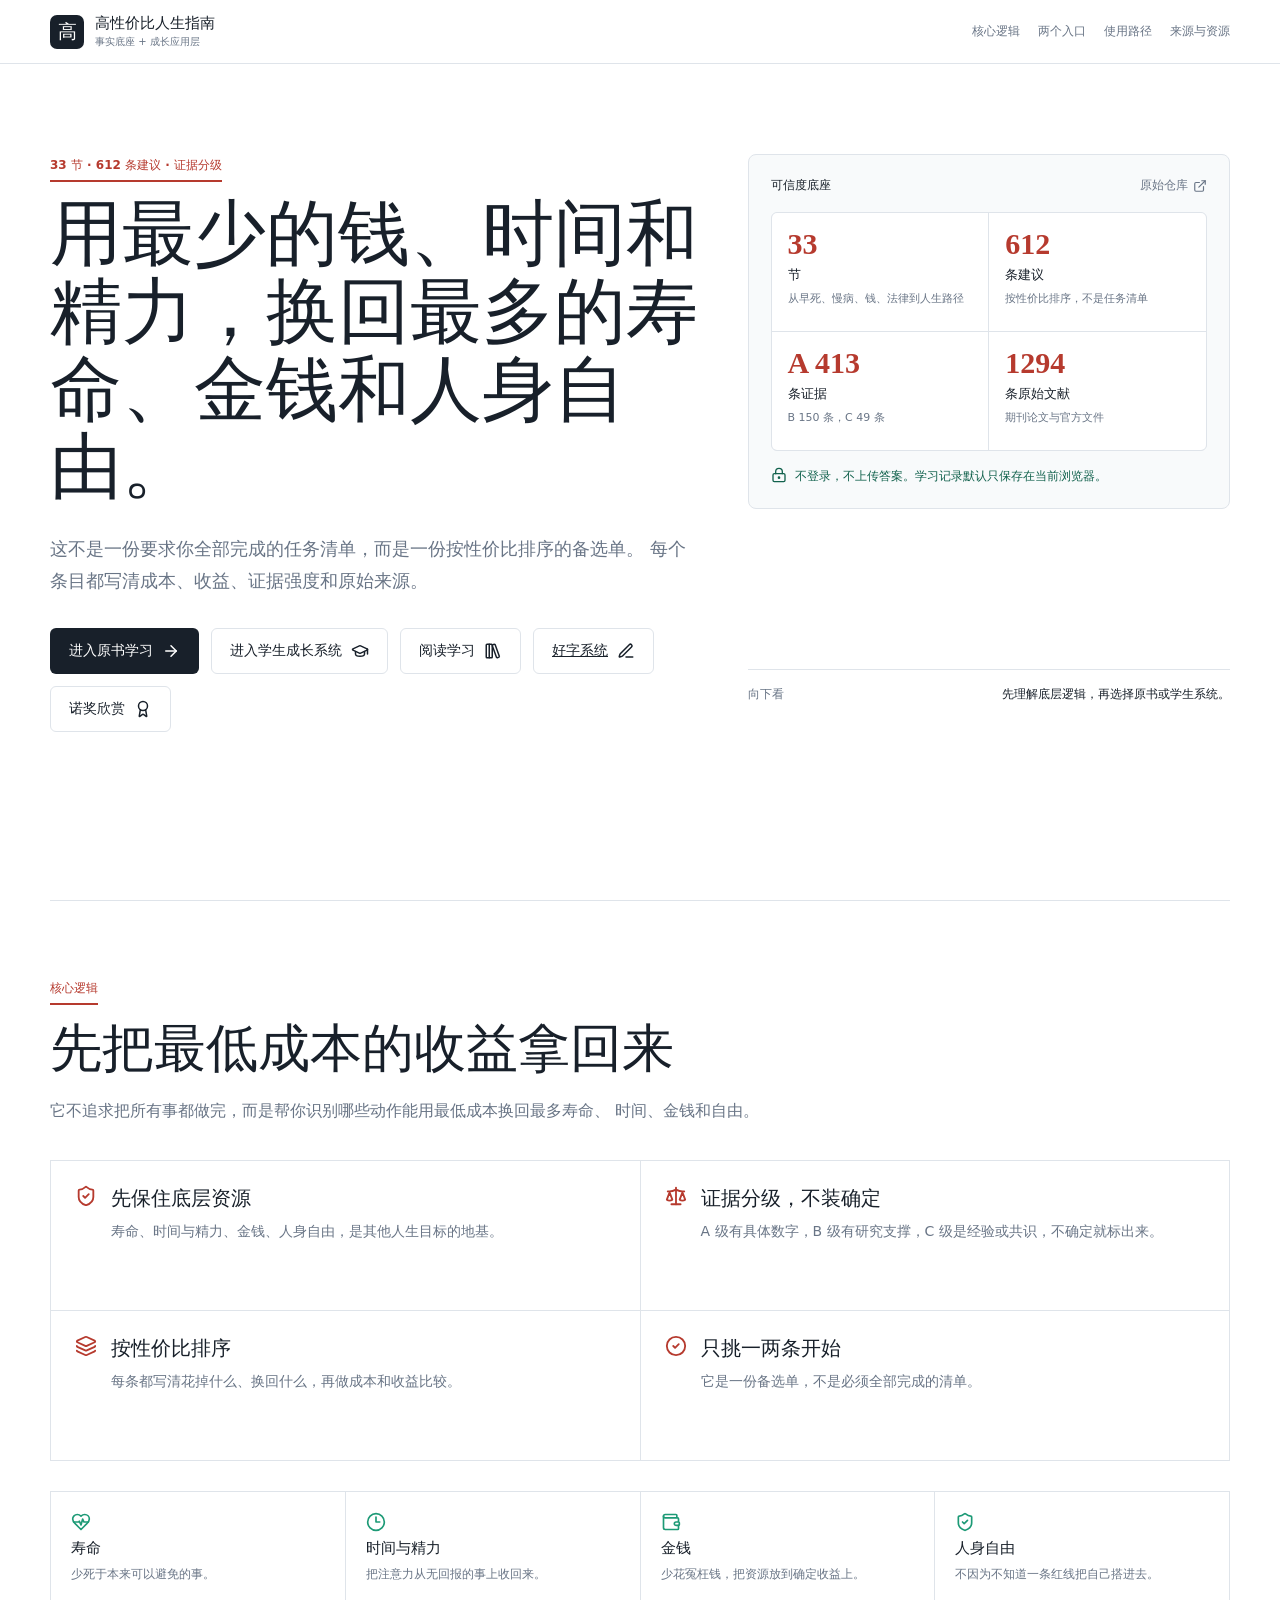
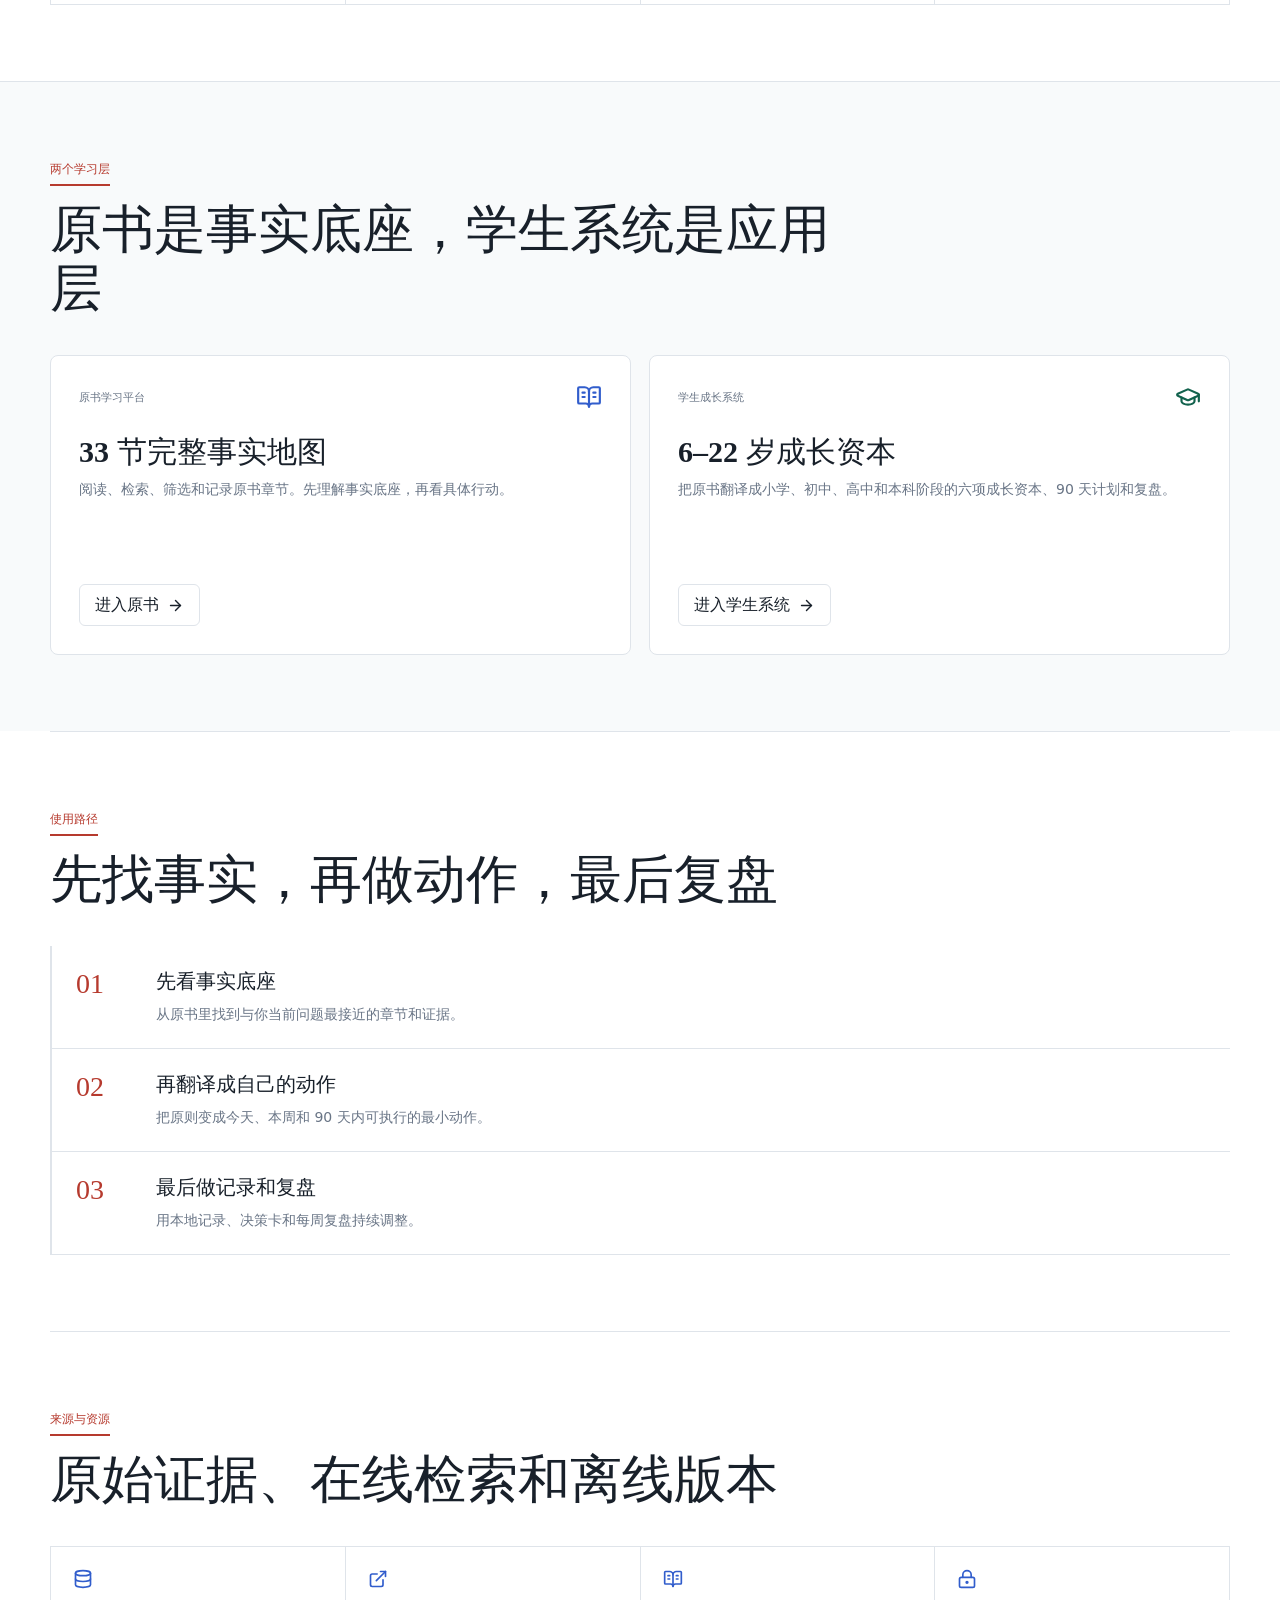
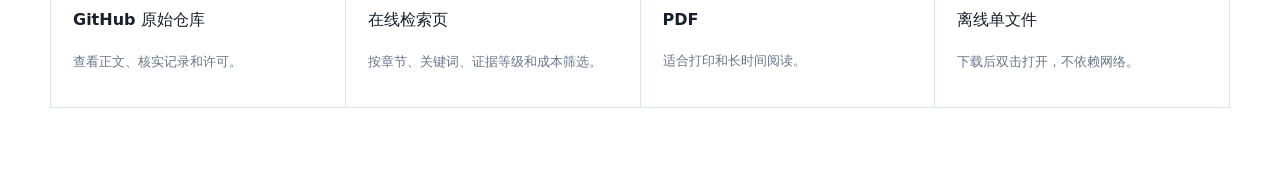
<file: index.html>
<!doctype html>
<html lang="zh-CN">
  <head>
    <meta charset="UTF-8" />
    <meta name="viewport" content="width=device-width, initial-scale=1.0" />
    <meta
      name="description"
      content="从小学到本科的高性价比成长记录平台"
    />
    <link rel="icon" type="image/svg+xml" href="/favicon.svg" />
    <title>高性价比人生指南 · 学习台</title>
    <script type="module" crossorigin src="/assets/index-r7K6t2iu.js"></script>
    <link rel="stylesheet" crossorigin href="/assets/index-61FfJAJe.css">
  </head>
  <body>
    <div id="root"></div>
  </body>
</html>
</file>
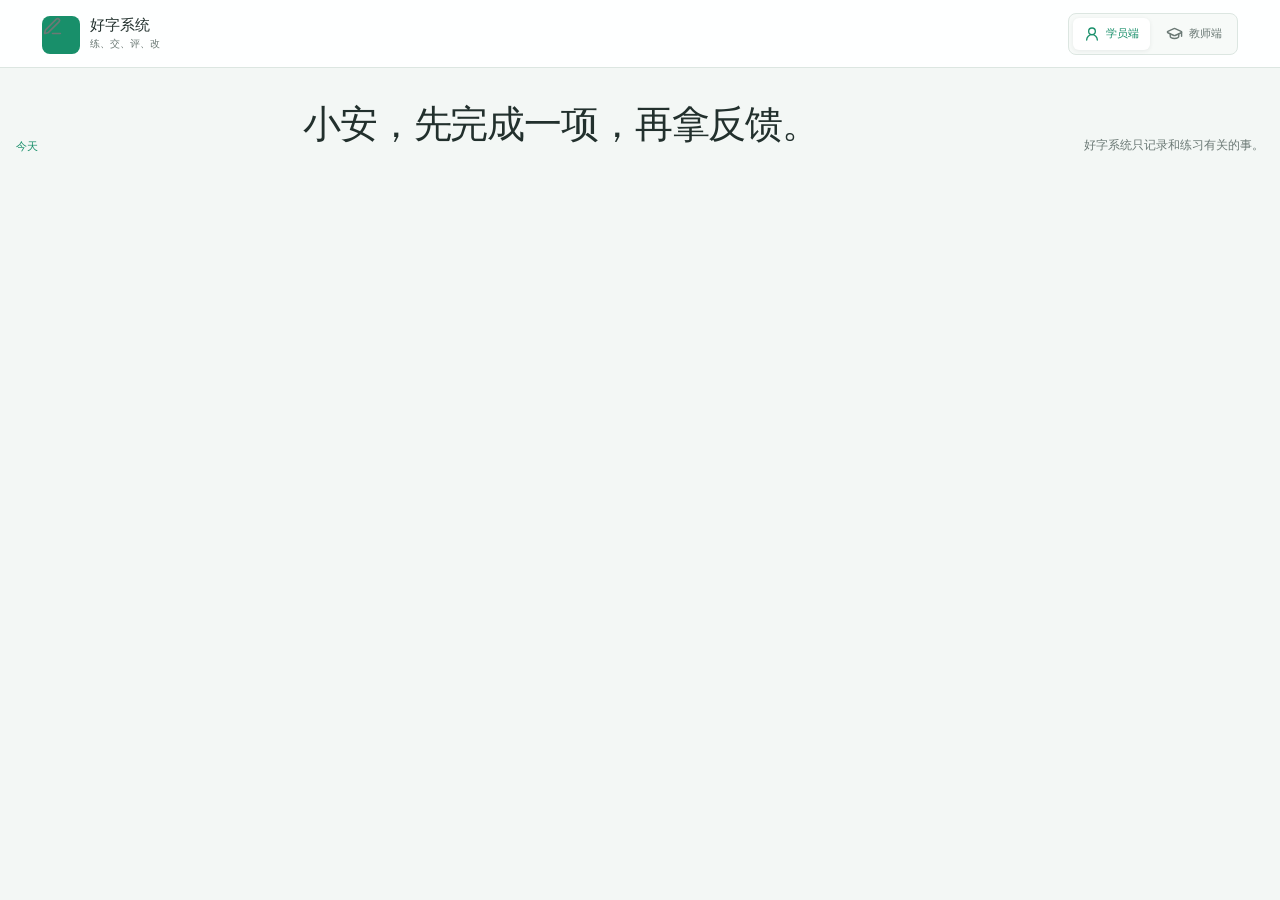
<file: haoz/index.html>
<!doctype html>
<html lang="zh-CN">
  <head>
    <meta charset="UTF-8" />
    <meta name="viewport" content="width=device-width, initial-scale=1.0" />
    <meta name="description" content="好字系统书写练习与反馈闭环" />
    <link rel="icon" type="image/svg+xml" href="/haoz/favicon.svg" />
    <title>好字系统</title>
    <script type="module" crossorigin src="/haoz/assets/index-Cz8l_xKw.js"></script>
    <link rel="stylesheet" crossorigin href="/haoz/assets/index-D9EUs319.css">
  </head>
  <body>
    <div id="root"></div>
  </body>
</html>
</file>
<file: assets/index-61FfJAJe.css>
:root{color-scheme:light;font-family:PingFang SC,Hiragino Sans GB,Microsoft YaHei,system-ui,sans-serif;color:#18202a;background:#f4f6f8;font-synthesis:none;text-rendering:optimizeLegibility;--ink: #18202a;--muted: #697586;--line: #dfe4ea;--surface: #ffffff;--surface-soft: #f8fafb;--blue: #4e7cff;--blue-soft: #edf2ff;--green: #18a36f;--green-soft: #e9f7f1;--coral: #ff7a66;--coral-soft: #fff0ed;--amber: #f2a51a;--amber-soft: #fff6df;--violet: #9a6bff;--violet-soft: #f3edff;--teal: #1597a6;--teal-soft: #e8f7f8;--danger: #c33d3d;--student: #1d9a76;--student-deep: #12624d;--student-soft: #e7f7f1;--shadow-sm: 0 1px 2px rgb(24 32 42 / 5%);--shadow-md: 0 14px 40px rgb(24 32 42 / 8%);--radius: 8px}*{box-sizing:border-box}html{min-width:320px;background:#f4f6f8}body{margin:0;min-width:320px;min-height:100vh;background:#f4f6f8}button,input,textarea,select{font:inherit}button{cursor:pointer}button:focus-visible,input:focus-visible,textarea:focus-visible,select:focus-visible{outline:3px solid rgb(78 124 255 / 20%);outline-offset:2px}.app-shell{display:grid;grid-template-columns:248px minmax(0,1fr);min-height:100vh}.launcher{display:flex;width:min(1180px,calc(100% - 40px));min-height:100vh;margin:0 auto;padding:30px 0 36px;flex-direction:column}.launcher-header{display:flex;align-items:center;gap:11px}.launcher-header strong,.launcher-header span{display:block}.launcher-header strong{font-size:15px}.launcher-header span{margin-top:2px;color:var(--muted);font-size:10px}.launcher-intro{max-width:1040px;margin:clamp(70px,12vh,130px) 0 34px}.launcher-intro h1{margin:5px 0 12px;font-size:clamp(34px,4.2vw,50px);line-height:1.12;letter-spacing:-.04em}.launcher-intro>p:not(.section-label){max-width:720px;margin:0;color:var(--muted);font-size:14px;line-height:1.75}.platform-choice-grid{display:grid;grid-template-columns:repeat(2,minmax(0,1fr));gap:18px}.platform-choice{display:flex;min-height:340px;flex-direction:column;align-items:flex-start;padding:clamp(24px,3vw,36px);border:1px solid var(--line);border-radius:10px;background:#fff;color:var(--ink);box-shadow:var(--shadow-sm);text-align:left;transition:transform .17s ease,box-shadow .17s ease,border-color .17s ease}.platform-choice:hover{transform:translateY(-3px);box-shadow:0 18px 46px #18202a1a}.book-choice:hover{border-color:#8ba8ec}.student-choice:hover{border-color:#70c2a7}.choice-icon{display:grid;width:50px;height:50px;place-items:center;border-radius:9px}.book-choice .choice-icon{background:#1d3555;color:#fff}.student-choice .choice-icon{background:var(--student-soft);color:var(--student-deep)}.choice-type{margin-top:24px;font-size:10px;font-weight:780;letter-spacing:.09em}.book-choice .choice-type{color:#315dcc}.student-choice .choice-type{color:var(--student-deep)}.platform-choice>strong{margin-top:8px;font-size:clamp(24px,3vw,34px);letter-spacing:-.03em}.platform-choice>p{max-width:440px;margin:12px 0 24px;color:var(--muted);font-size:13px;line-height:1.7}.choice-action{display:inline-flex;align-items:center;gap:8px;margin-top:auto;font-size:12px;font-weight:720}.book-choice .choice-action{color:#315dcc}.student-choice .choice-action{color:var(--student-deep)}.guide-page{min-height:100vh;background:#fff;color:var(--ink)}.guide-header{position:sticky;top:0;z-index:20;display:flex;width:100%;align-items:center;justify-content:space-between;gap:24px;padding:14px max(24px,calc((100vw - 1180px)/2));border-bottom:1px solid var(--line);background:#fffffff0;-webkit-backdrop-filter:blur(18px);backdrop-filter:blur(18px)}.guide-brand{display:inline-flex;align-items:center;gap:11px;color:var(--ink);text-decoration:none}.guide-brand-mark{display:grid;width:34px;height:34px;place-items:center;border-radius:7px;background:var(--ink);color:#fff;font-family:Songti SC,"Noto Serif CJK SC",SimSun,serif;font-size:19px}.guide-brand strong,.guide-brand small{display:block}.guide-brand strong{font-size:15px}.guide-brand small{margin-top:2px;color:var(--muted);font-size:10px}.guide-nav{display:flex;flex-wrap:wrap;gap:18px;color:var(--muted);font-size:12px}.guide-nav a{color:inherit;text-decoration:none}.guide-nav a:hover{color:var(--ink)}.guide-hero,.guide-section{width:min(1180px,calc(100% - 40px));margin:0 auto}.guide-hero{display:grid;grid-template-columns:minmax(0,1.05fr) minmax(360px,.78fr);grid-template-areas:"copy proof" "copy next";gap:34px 48px;align-items:start;min-height:calc(100vh - 64px);padding:clamp(72px,10vh,120px) 0 54px}.guide-hero-copy{grid-area:copy}.guide-kicker,.guide-section-label{margin:0 0 14px;padding-bottom:6px;border-bottom:2px solid #b63a2e;display:inline-block;color:#b63a2e;font-size:12px;font-weight:800}.guide-hero h1{max-width:820px;margin:0;font-family:Songti SC,"Noto Serif CJK SC",SimSun,serif;font-size:clamp(44px,6.2vw,72px);font-weight:600;line-height:1.08;letter-spacing:0}.guide-lead{max-width:720px;margin:26px 0 0;color:var(--muted);font-size:18px;line-height:1.75}.guide-actions{display:flex;flex-wrap:wrap;gap:12px;margin-top:32px}.guide-button{display:inline-flex;min-height:46px;align-items:center;justify-content:center;gap:9px;padding:0 18px;border:1px solid transparent;border-radius:6px;font-size:14px;font-weight:700}.guide-button.primary{background:var(--ink);color:#fff}.guide-button.secondary{border-color:var(--line);background:#fff;color:var(--ink)}.guide-proof-panel{grid-area:proof;padding:22px;border:1px solid var(--line);border-radius:8px;background:#f8fafb}.guide-proof-head{display:flex;align-items:center;justify-content:space-between;gap:16px;margin-bottom:18px;font-size:12px;font-weight:750}.guide-proof-head a{display:inline-flex;align-items:center;gap:5px;color:var(--muted);text-decoration:none}.guide-stat-grid{display:grid;grid-template-columns:repeat(2,minmax(0,1fr));gap:1px;overflow:hidden;border:1px solid var(--line);border-radius:6px;background:var(--line)}.guide-stat-grid article{min-height:118px;padding:16px;background:#fff}.guide-stat-grid strong{display:block;color:#b63a2e;font-family:Songti SC,"Noto Serif CJK SC",SimSun,serif;font-size:30px;line-height:1}.guide-stat-grid span{display:block;margin-top:7px;font-size:13px;font-weight:750}.guide-stat-grid p{margin:6px 0 0;color:var(--muted);font-size:11px;line-height:1.55}.guide-data-note{display:flex;align-items:flex-start;gap:8px;margin-top:16px;color:var(--student-deep);font-size:12px;line-height:1.55}.guide-next-hint{grid-area:next;display:flex;align-items:center;justify-content:space-between;gap:18px;padding:16px 0;border-top:1px solid var(--line);color:var(--muted);font-size:12px}.guide-next-hint strong{color:var(--ink);font-weight:650}.guide-section{padding:76px 0;border-top:1px solid var(--line)}.guide-section-head{max-width:780px}.guide-section-head h2{margin:0;font-family:Songti SC,"Noto Serif CJK SC",SimSun,serif;font-size:clamp(34px,4.6vw,52px);font-weight:600;line-height:1.15;letter-spacing:0}.guide-section-head>p:not(.guide-section-label){max-width:720px;margin:18px 0 0;color:var(--muted);font-size:16px;line-height:1.7}.guide-principle-list{display:grid;grid-template-columns:repeat(2,minmax(0,1fr));gap:0;margin-top:36px;border-top:1px solid var(--line);border-left:1px solid var(--line)}.guide-principle-list article{display:grid;grid-template-columns:auto 1fr;gap:14px;min-height:150px;padding:24px;border-right:1px solid var(--line);border-bottom:1px solid var(--line)}.guide-principle-list article>svg{color:#b63a2e}.guide-principle-list h3,.guide-layer-guide h3,.guide-path-list h3{margin:0;font-size:20px}.guide-principle-list p,.guide-layer-guide p,.guide-path-list p{margin:8px 0 0;color:var(--muted);font-size:14px;line-height:1.65}.guide-resource-strip{display:grid;grid-template-columns:repeat(4,minmax(0,1fr));gap:1px;margin-top:30px;border:1px solid var(--line);background:var(--line)}.guide-resource-strip article{display:grid;gap:7px;padding:20px;background:#fff}.guide-resource-strip svg{color:var(--student)}.guide-resource-strip strong{font-size:15px}.guide-resource-strip span{color:var(--muted);font-size:12px;line-height:1.55}.guide-layers-section{background:#f8fafb;width:100%;max-width:none;padding-right:max(20px,calc((100vw - 1180px)/2));padding-left:max(20px,calc((100vw - 1180px)/2))}.guide-layer-grid{display:grid;grid-template-columns:repeat(2,minmax(0,1fr));gap:18px;margin-top:36px}.guide-layer-guide{display:flex;min-height:300px;flex-direction:column;padding:28px;border:1px solid var(--line);border-radius:8px;background:#fff}.guide-layer-top{display:flex;align-items:center;justify-content:space-between;gap:18px;color:var(--muted);font-size:11px;font-weight:750}.guide-layer-guide.book .guide-layer-top svg{color:#315dcc}.guide-layer-guide.student .guide-layer-top svg{color:var(--student-deep)}.guide-layer-guide h3{margin-top:24px;font-family:Songti SC,"Noto Serif CJK SC",SimSun,serif;font-size:30px;line-height:1.2}.guide-layer-guide button{display:inline-flex;min-height:42px;align-items:center;align-self:flex-start;gap:8px;margin-top:auto;padding:0 15px;border:1px solid var(--line);border-radius:6px;background:#fff;color:var(--ink);font-weight:700}.guide-path-list{display:grid;gap:0;margin:36px 0 0;padding:0;list-style:none;border-left:2px solid var(--line)}.guide-path-list li{display:grid;grid-template-columns:60px 1fr;gap:20px;padding:22px 0 22px 24px;border-bottom:1px solid var(--line)}.guide-path-list>li>span{color:#b63a2e;font-family:Songti SC,"Noto Serif CJK SC",SimSun,serif;font-size:28px}.guide-source-grid{display:grid;grid-template-columns:repeat(4,minmax(0,1fr));gap:1px;margin-top:36px;border:1px solid var(--line);background:var(--line)}.guide-source-grid a{display:grid;gap:8px;min-height:160px;padding:22px;background:#fff;color:var(--ink);text-decoration:none}.guide-source-grid svg{color:#315dcc}.guide-source-grid span{color:var(--muted);font-size:13px;line-height:1.6}@media(max-width:960px){.guide-hero{grid-template-columns:1fr;grid-template-areas:"copy" "proof" "next";min-height:auto;padding-top:56px}.guide-resource-strip,.guide-source-grid{grid-template-columns:repeat(2,minmax(0,1fr))}}@media(max-width:720px){.guide-header{align-items:flex-start;flex-direction:column;padding:12px 18px}.guide-nav{width:100%;gap:12px;overflow-x:auto}.guide-hero,.guide-section{width:min(100% - 36px,1180px)}.guide-hero h1{font-size:38px}.guide-actions,.guide-button{width:100%}.guide-stat-grid,.guide-principle-list,.guide-layer-grid,.guide-resource-strip,.guide-source-grid{grid-template-columns:1fr}.guide-layer-guide{min-height:260px}}.launcher-footer{display:flex;align-items:center;justify-content:center;gap:7px;margin-top:auto;padding-top:36px;color:var(--muted);font-size:10px}.book-platform-shell .brand-mark{background:#315dcc}.book-sidebar-note{border-color:#314761}.book-main{background:#f4f6f8}.footer-link{color:var(--muted);font-size:11px;text-decoration:none}.footer-link:hover{color:var(--blue);text-decoration:underline}.student-platform-shell .brand-mark{background:var(--student)}.sidebar{position:sticky;top:0;display:flex;flex-direction:column;height:100vh;padding:22px 16px 18px;overflow-y:auto;background:#15202b;color:#fff}.brand{display:flex;align-items:center;gap:11px;padding:0 8px 22px}.brand-mark{display:grid;width:38px;height:38px;place-items:center;border-radius:8px;background:#4e7cff;color:#fff;font-size:18px;font-weight:800}.brand strong,.brand span{display:block}.brand strong{font-size:14px;letter-spacing:.01em}.brand span{margin-top:2px;color:#9aa8b8;font-size:11px;line-height:1.4}.side-nav{display:grid;gap:16px}.nav-group{display:grid;gap:4px}.nav-group-label{padding:0 12px 5px;color:#6f8193;font-size:9px;font-weight:760;letter-spacing:.1em}.nav-item{display:flex;min-height:44px;align-items:center;gap:11px;width:100%;padding:0 12px;border:0;border-radius:var(--radius);background:transparent;color:#aab6c4;font-size:14px;text-align:left;transition:background .16s ease,color .16s ease}.nav-item:hover{background:#1e2c39;color:#fff}.nav-item.active{background:#223348;color:#fff;font-weight:650}.student-sidebar .nav-item.active{background:#183f35;color:#dfffee}.student-sidebar .brand-mark{background:var(--student)}.sidebar-note{margin-top:auto;padding:14px;border:1px solid #293a4c;border-radius:var(--radius);background:#192735}.sidebar-note strong{color:#dfe8f2;font-size:12px}.sidebar-note p{margin:6px 0 0;color:#8fa0b3;font-size:11px;line-height:1.55}.main-shell{display:flex;min-width:0;min-height:100vh;flex-direction:column}.main-shell.student-main{background:#f1f7f4}.theme-student,.student-main{--blue: var(--student);--blue-soft: var(--student-soft)}.topbar{position:sticky;z-index:20;top:0;display:flex;min-height:70px;align-items:center;justify-content:space-between;gap:20px;padding:12px clamp(20px,4vw,46px);border-bottom:1px solid var(--line);background:#fffffff0;-webkit-backdrop-filter:blur(12px);backdrop-filter:blur(12px)}.student-main .topbar{border-bottom-color:#cfe5dc;background:#f8fcfaf2}.profile-switcher{display:flex;align-items:center;gap:10px}.profile-switcher>label{color:var(--muted);font-size:12px}.select-wrap{position:relative}.select-wrap select{min-width:150px;height:38px;padding:0 34px 0 12px;border:1px solid var(--line);border-radius:var(--radius);-webkit-appearance:none;-moz-appearance:none;appearance:none;background:#fff;color:var(--ink);font-size:13px;font-weight:650}.select-wrap svg{position:absolute;top:50%;right:10px;color:var(--muted);pointer-events:none;transform:translateY(-50%)}.topbar-actions{display:flex;align-items:center;gap:8px}.button{display:inline-flex;min-height:38px;align-items:center;justify-content:center;gap:8px;padding:0 14px;border:1px solid transparent;border-radius:var(--radius);font-size:13px;font-weight:650;transition:transform .14s ease,border-color .14s ease,background .14s ease}.button:hover{transform:translateY(-1px)}.button.primary{background:var(--blue);color:#fff}.button.primary:hover{background:#3e6ce8}.button.secondary{border-color:var(--line);background:#fff;color:var(--ink)}.button.secondary:hover{border-color:#bfc8d4;background:var(--surface-soft)}.button.icon-only{width:38px;padding:0}.button.wide{width:100%}.mobile-nav{display:none}.content{width:100%;max-width:1540px;flex:1;align-self:center;padding:34px clamp(20px,4vw,46px) 44px}.student-zone-banner{display:flex;align-items:center;justify-content:space-between;gap:20px;margin-bottom:22px;padding:13px 16px;border-left:4px solid var(--student);border-radius:var(--radius);background:var(--student-soft)}.student-zone-banner span,.student-zone-banner strong{display:block}.student-zone-banner span{color:var(--student-deep);font-size:9px;font-weight:780;letter-spacing:.08em}.student-zone-banner strong{margin-top:3px;color:#173d33;font-size:14px}.student-zone-banner p{margin:0;color:#4c6d63;font-size:10px}.page{display:grid;gap:24px}.page-heading{display:flex;align-items:flex-end;justify-content:space-between;gap:24px}.page-heading h1{max-width:860px;margin:3px 0 6px;font-size:clamp(28px,3.2vw,42px);line-height:1.16;letter-spacing:-.025em}.page-heading p{max-width:720px;margin:0;color:var(--muted);font-size:14px;line-height:1.65}.section-label{color:var(--blue)!important;font-size:12px!important;font-weight:750;letter-spacing:.08em;text-transform:uppercase}.heading-status{display:flex;flex:0 0 auto;align-items:center;gap:8px;padding-bottom:5px;color:var(--muted);font-size:12px}.status-dot{width:8px;height:8px;border-radius:50%;background:var(--green)}.panel{padding:20px;border:1px solid var(--line);border-radius:var(--radius);background:var(--surface);box-shadow:var(--shadow-sm)}.panel-heading{display:flex;align-items:flex-start;justify-content:space-between;gap:16px;margin-bottom:18px}.panel-heading h2{margin:0;font-size:17px;line-height:1.35}.panel-heading p{margin:4px 0 0;color:var(--muted);font-size:12px}.panel-heading>strong{color:var(--blue);font-size:26px}.overview-grid{display:grid;grid-template-columns:minmax(0,1.55fr) minmax(300px,.9fr);gap:20px}.metric-inputs{display:grid;grid-template-columns:repeat(4,minmax(0,1fr));gap:12px}.metric-input{display:grid;gap:7px;padding:13px;border:1px solid var(--line);border-radius:var(--radius);background:var(--surface-soft)}.metric-input>span{color:var(--muted);font-size:12px}.metric-input div{display:flex;align-items:baseline;gap:4px}.metric-input input{width:100%;min-width:0;padding:0;border:0;background:transparent;color:var(--ink);font-size:25px;font-weight:760;-webkit-appearance:textfield;-moz-appearance:textfield;appearance:textfield}.metric-input input::-webkit-outer-spin-button,.metric-input input::-webkit-inner-spin-button{margin:0;-webkit-appearance:none;-moz-appearance:none;appearance:none}.metric-input em{color:var(--muted);font-size:11px;font-style:normal}.mood-row{display:grid;gap:10px;margin:18px 0}.mood-row>span,.field>span{color:#475364;font-size:12px;font-weight:650}.segmented{display:flex;flex-wrap:wrap;gap:6px}.segmented button{min-height:32px;padding:0 12px;border:1px solid var(--line);border-radius:6px;background:#fff;color:var(--muted);font-size:12px;font-weight:650}.segmented button:hover{border-color:#bdc7d3}.segmented button.active{border-color:var(--blue);background:var(--blue-soft);color:#315dcc}.field{display:grid;gap:7px;margin-bottom:15px}.field input,.field textarea,.field select{width:100%;border:1px solid var(--line);border-radius:var(--radius);background:#fff;color:var(--ink);font-size:13px}.field input,.field select{height:40px;padding:0 12px}.field textarea{min-height:78px;padding:10px 12px;resize:vertical;line-height:1.55}.field input::placeholder,.field textarea::placeholder{color:#9ca6b2}.saved-badge{display:inline-flex;align-items:center;gap:5px;padding:5px 8px;border-radius:6px;background:var(--green-soft);color:#08784e;font-size:11px;font-weight:700}.progress-track{height:8px;overflow:hidden;border-radius:999px;background:#eef1f4}.progress-track span{display:block;height:100%;border-radius:inherit;background:var(--blue);transition:width .26s ease}.phase-stats{display:grid;grid-template-columns:repeat(3,minmax(0,1fr));gap:8px;margin:16px 0}.phase-stats div{padding:11px;border-radius:var(--radius);background:var(--surface-soft)}.phase-stats span,.phase-stats strong{display:block}.phase-stats span{color:var(--muted);font-size:10px}.phase-stats strong{margin-top:3px;font-size:20px}.focus-list{display:grid;gap:4px}.focus-row{display:grid;grid-template-columns:28px 1fr;gap:9px;align-items:start;padding:9px 0;border-top:1px solid #edf0f3}.focus-row>span{color:#9aa4b0;font-size:10px;font-weight:750}.focus-row p{margin:0;color:#3b4654;font-size:12px;line-height:1.55}.dashboard-strip{display:grid;grid-template-columns:repeat(4,minmax(0,1fr));border:1px solid var(--line);border-radius:var(--radius);background:#fff;box-shadow:var(--shadow-sm)}.dashboard-strip article{display:flex;min-height:84px;align-items:center;gap:12px;padding:16px 18px;border-right:1px solid var(--line)}.dashboard-strip article:last-child{border-right:0}.dashboard-strip svg{flex:0 0 auto;color:var(--blue)}.dashboard-strip span,.dashboard-strip strong{display:block}.dashboard-strip span{color:var(--muted);font-size:11px}.dashboard-strip strong{margin-top:3px;font-size:16px}.two-column,.review-layout,.decision-layout,.records-grid{display:grid;grid-template-columns:minmax(0,1fr) minmax(300px,.8fr);gap:20px}.task-list{display:grid}.task-row{display:grid;grid-template-columns:22px 1fr;gap:11px;align-items:start;width:100%;padding:12px 0;border:0;border-top:1px solid #edf0f3;background:transparent;text-align:left}.task-row:first-child{border-top:0}.task-check{width:18px;height:18px;margin-top:1px;border:1.5px solid #bcc6d1;border-radius:5px}.task-row:hover .task-check{border-color:var(--blue);background:var(--blue-soft)}.task-row strong{display:block;color:#26313f;font-size:13px;line-height:1.45}.task-row small{display:block;margin-top:4px;color:var(--muted);font-size:10px}.principle-panel{display:flex;flex-direction:column;justify-content:center;background:#18293b;color:#fff}.principle-panel>svg{color:#7fa1ff}.principle-panel h2{margin:12px 0 8px;font-size:20px}.principle-panel>p{margin:0;color:#c1cdd9;font-size:13px;line-height:1.7}.principle-note{display:flex;gap:9px;align-items:flex-start;margin-top:18px;padding-top:15px;border-top:1px solid #32475d;color:#dce6f0;font-size:11px;line-height:1.55}.stage-rail{display:grid;grid-template-columns:repeat(4,minmax(0,1fr));gap:10px}.book-context-panel{padding:20px;border:1px solid #d7e0ec;border-radius:var(--radius);background:#f7f9fc}.book-context-panel>header{display:flex;align-items:flex-start;justify-content:space-between;gap:18px}.book-context-panel>header>div{display:flex;align-items:flex-start;gap:10px}.book-context-panel>header svg{flex:0 0 auto;margin-top:2px;color:var(--blue)}.book-context-panel h2{margin:0;font-size:16px}.book-context-panel header p{margin:4px 0 0;color:var(--muted);font-size:10px}.context-chain{display:grid;grid-template-columns:minmax(0,1fr) 20px minmax(0,1fr) 20px minmax(0,1fr) 20px minmax(0,1fr);gap:8px;align-items:center;margin-top:18px}.context-chain>article{min-height:118px;padding:14px;border:1px solid #dfe5ec;border-radius:var(--radius);background:#fff}.context-chain>svg{color:#a5afba}.context-chain span,.context-chain strong{display:block}.context-chain span{color:var(--blue);font-size:9px;font-weight:750}.context-chain strong{margin-top:5px;font-size:13px}.context-chain p{margin:7px 0 0;color:var(--muted);font-size:10px;line-height:1.55}.context-legend{display:flex;flex-wrap:wrap;gap:8px 14px;align-items:center;margin-top:14px;padding-top:13px;border-top:1px solid #e1e6ec}.context-legend>span{display:inline-flex;align-items:center;gap:6px;color:#536070;font-size:10px;font-weight:650}.legend-dot{width:8px;height:8px;border-radius:50%}.legend-dot.original{background:var(--green)}.legend-dot.rebuilt{background:var(--blue)}.legend-dot.inferred{background:var(--violet)}.context-legend p{flex:1 1 420px;margin:0;color:var(--muted);font-size:10px;line-height:1.55}.stage-bridge{display:grid;grid-template-columns:minmax(0,1fr) minmax(280px,1.2fr) minmax(0,1fr);gap:0;overflow:hidden;border:1px solid var(--line);border-radius:var(--radius);background:#fff;box-shadow:var(--shadow-sm)}.stage-bridge article{min-height:112px;padding:17px 19px;border-right:1px solid var(--line)}.stage-bridge article:last-child{border-right:0}.stage-bridge article.current{background:var(--blue-soft)}.stage-bridge article>span{color:var(--muted);font-size:9px;font-weight:750}.stage-bridge article p{margin:8px 0 0;color:#4c5867;font-size:11px;line-height:1.65}.stage-bridge h2{margin:8px 0 0;color:#25458f;font-size:16px;line-height:1.55}.stage-rail button{display:flex;min-height:70px;align-items:center;gap:11px;padding:12px;border:1px solid var(--line);border-bottom:4px solid transparent;border-radius:var(--radius);background:#fff;text-align:left}.stage-rail button:hover{border-color:#cbd3dc}.stage-rail button.active{border-color:var(--stage-color);border-bottom-color:var(--stage-color);box-shadow:0 6px 20px #18202a12}.stage-rail button>span{display:grid;width:28px;height:28px;place-items:center;border-radius:50%;background:color-mix(in srgb,var(--stage-color) 13%,white);color:var(--stage-color);font-size:11px;font-weight:800}.stage-rail strong,.stage-rail small{display:block}.stage-rail strong{font-size:14px}.stage-rail small{margin-top:3px;color:var(--muted);font-size:10px}.stage-mission{display:flex;align-items:center;justify-content:space-between;gap:20px;padding:17px 20px;border-left:4px solid var(--blue);border-radius:var(--radius);background:#fff;box-shadow:var(--shadow-sm)}.stage-mission span{color:var(--muted);font-size:11px;font-weight:700}.stage-mission h2{margin:0;font-size:16px;text-align:right}.capital-grid{display:grid;grid-template-columns:repeat(3,minmax(0,1fr));gap:14px}.capital-card{display:flex;min-height:260px;flex-direction:column;padding:18px;border:1px solid var(--line);border-top:4px solid var(--capital-color);border-radius:var(--radius);background:#fff;box-shadow:var(--shadow-sm)}.capital-icon{display:grid;width:34px;height:34px;place-items:center;border-radius:8px;background:color-mix(in srgb,var(--capital-color) 12%,white);color:var(--capital-color);font-size:14px;font-weight:800}.capital-head{display:flex;align-items:flex-start;justify-content:space-between;gap:10px;margin-top:14px}.capital-head h2{margin:0;font-size:17px}.capital-head span{flex:0 0 auto;padding:4px 6px;border-radius:5px;background:var(--surface-soft);color:var(--muted);font-size:9px;font-weight:700}.capital-card>p{margin:8px 0 14px;color:#465262;font-size:12px;line-height:1.55}.capital-reason{margin-top:13px!important;padding-top:11px;border-top:1px solid #edf0f3;color:var(--muted)!important;font-size:9px!important}.capital-action{display:flex;gap:8px;align-items:flex-start;margin-top:auto;padding:12px;border-radius:var(--radius);background:color-mix(in srgb,var(--capital-color) 7%,white);color:#3d4857;font-size:11px;line-height:1.55}.capital-action svg{flex:0 0 auto;color:var(--capital-color)}.capital-card footer{display:flex;justify-content:space-between;gap:12px;margin-top:14px;padding-top:11px;border-top:1px solid #edf0f3;color:var(--muted);font-size:10px}.capital-card footer strong{color:#4f5c6c;font-weight:600}.source-list{display:grid}.source-row{display:grid;grid-template-columns:70px 1fr 20px;gap:14px;align-items:center;width:100%;padding:13px 0;border:0;border-top:1px solid #edf0f3;background:transparent;color:inherit;text-align:left;transition:background .15s ease,padding .15s ease}.source-row:first-child{border-top:0}.source-row:hover{padding-right:8px;padding-left:8px;background:#f8fafc}.source-row>span{color:var(--blue);font-size:11px;font-weight:750}.source-row strong{display:block;font-size:13px}.source-row p{margin:4px 0 0;color:var(--muted);font-size:11px;line-height:1.5}.source-row svg{color:#a7b0bc;transition:transform .15s ease}.source-row:hover svg{color:var(--blue);transform:translate(2px)}.chapter-overlay{position:fixed;z-index:120;top:0;right:0;bottom:0;left:0;display:grid;place-items:center;padding:18px;background:#0f172094}.chapter-modal{display:grid;width:min(980px,100%);max-height:min(88vh,920px);grid-template-rows:auto minmax(0,1fr);overflow:hidden;border-radius:10px;background:#fff;box-shadow:0 30px 80px #0f172047}.chapter-header{display:flex;align-items:center;justify-content:space-between;gap:20px;padding:17px 20px;border-bottom:1px solid var(--line);background:#fff}.chapter-header span{color:var(--blue);font-size:11px;font-weight:750}.chapter-header h2{margin:4px 0 0;font-size:20px}.chapter-body{overflow-y:auto;padding:28px clamp(20px,5vw,58px) 52px;color:#313c4a;font-size:14px;line-height:1.82;scroll-behavior:smooth}.chapter-body>:first-child{margin-top:0}.chapter-body h1,.chapter-body h2,.chapter-body h3,.chapter-body h4{color:#17212d;line-height:1.35;letter-spacing:-.015em}.chapter-body h1{margin:36px 0 18px;padding-bottom:12px;border-bottom:2px solid #e8ecf1;font-size:31px}.chapter-body h2{margin:34px 0 14px;font-size:24px}.chapter-body h3{margin:28px 0 12px;padding-top:8px;border-top:1px solid #edf0f3;font-size:17px}.chapter-body p,.chapter-body ul,.chapter-body ol{margin:0 0 13px}.chapter-body ul,.chapter-body ol{padding-left:22px}.chapter-body li{margin:5px 0}.chapter-body a{color:#315dcc;text-decoration-thickness:1px;text-underline-offset:3px}.chapter-body blockquote{margin:18px 0;padding:12px 16px;border-left:4px solid var(--blue);background:var(--blue-soft);color:#42506a}.chapter-body code{padding:2px 5px;border-radius:4px;background:#f0f2f5;color:#334155;font-size:.92em}.chapter-body pre{overflow-x:auto;padding:14px;border-radius:var(--radius);background:#18202a;color:#f4f6f8}.chapter-body pre code{padding:0;background:transparent;color:inherit}.chapter-body table{display:block;width:100%;overflow-x:auto;border:1px solid var(--line);border-radius:var(--radius);border-collapse:separate;border-spacing:0}.chapter-body th,.chapter-body td{min-width:120px;padding:9px 11px;white-space:normal;vertical-align:top}.chapter-body th{background:var(--surface-soft)}.chapter-body hr{margin:30px 0;border:0;border-top:1px solid var(--line)}.chapter-state{display:grid;min-height:320px;place-items:center;align-content:center;gap:12px;color:var(--muted);text-align:center}.chapter-state.error strong,.chapter-state.error span{display:block}.chapter-state.error strong{color:var(--danger)}.spin{animation:spin .85s linear infinite}@keyframes spin{to{transform:rotate(360deg)}}.large-progress{flex:0 0 auto;text-align:right}.large-progress strong,.large-progress span{display:block}.large-progress strong{color:var(--blue);font-size:34px}.large-progress span{color:var(--muted);font-size:11px}.phase-list{display:grid;gap:18px}.phase-section{overflow:hidden;border:1px solid var(--line);border-radius:var(--radius);background:#fff;box-shadow:var(--shadow-sm)}.phase-section>header{display:flex;align-items:center;justify-content:space-between;gap:20px;padding:18px 20px;border-bottom:1px solid var(--line);background:var(--surface-soft)}.phase-section>header span{color:var(--blue);font-size:11px;font-weight:750}.phase-section>header h2{margin:4px 0 0;font-size:18px}.phase-section>header p{margin:4px 0 0;color:var(--muted);font-size:11px}.phase-section>header>strong{color:#3d4857;font-size:18px}.plan-items{display:grid}.plan-item{display:grid;grid-template-columns:22px 1fr 12px;gap:12px;align-items:center;width:100%;min-height:68px;padding:12px 20px;border:0;border-top:1px solid #edf0f3;background:#fff;text-align:left}.plan-item:first-child{border-top:0}.plan-item:hover{background:#fafbfd}.plan-item.done{background:#fbfcfd}.plan-check{display:grid;width:20px;height:20px;place-items:center;border:1.5px solid #bcc6d1;border-radius:5px;color:#fff}.plan-item.done .plan-check{border-color:var(--green);background:var(--green)}.plan-item strong{display:block;font-size:13px;line-height:1.45}.plan-item.done strong{color:#8a95a2;text-decoration:line-through}.plan-item small{display:flex;align-items:center;gap:5px;margin-top:5px;color:var(--muted);font-size:10px}.area-dot{width:9px;height:9px;border-radius:50%;background:var(--area-color)}.review-form{align-self:start}.rating-row{display:grid;grid-template-columns:150px 1fr;gap:14px;align-items:center;padding:11px 0;border-top:1px solid #edf0f3}.rating-row:first-of-type{border-top:0}.rating-row>span{color:#475364;font-size:12px;font-weight:650}.review-history{align-self:start}.review-list{display:grid}.review-list article{padding:13px 0;border-top:1px solid #edf0f3}.review-list article:first-child{border-top:0}.review-list header{display:flex;justify-content:space-between;gap:12px}.review-list header strong{font-size:12px}.review-list header span{color:var(--muted);font-size:10px}.review-list p{margin:7px 0 0;color:#4a5665;font-size:11px;line-height:1.55}.decision-side{display:grid;align-self:start;gap:20px}.lens-panel{background:var(--amber-soft);border-color:#f3dfaf}.lens-panel>svg{color:var(--amber)}.lens-panel h2{margin:10px 0 12px;font-size:17px}.lens-panel ol{display:grid;gap:8px;margin:0;padding-left:20px}.lens-panel li{color:#5b4c2f;font-size:11px;line-height:1.55}.form-grid{display:grid;grid-template-columns:repeat(2,minmax(0,1fr));gap:12px}.decision-list{display:grid}.decision-list article{display:flex;align-items:flex-start;justify-content:space-between;gap:12px;padding:13px 0;border-top:1px solid #edf0f3}.decision-list article:first-child{border-top:0}.decision-list strong{display:block;font-size:12px}.decision-list p{margin:5px 0 0;color:var(--muted);font-size:10px;line-height:1.5}.status-button{display:inline-flex;flex:0 0 auto;align-items:center;gap:4px;padding:5px 8px;border:1px solid #f0d9a3;border-radius:6px;background:var(--amber-soft);color:#8a610d;font-size:10px;font-weight:700}.status-button.closed{border-color:#c6eadb;background:var(--green-soft);color:#08784e}.records-grid{grid-template-columns:repeat(2,minmax(0,1fr))}.data-actions{display:flex;flex-direction:column;align-items:stretch;gap:10px}.data-actions .panel-heading{margin-bottom:8px}.table-wrap{overflow-x:auto}table{width:100%;border-collapse:collapse;font-size:11px}th,td{padding:11px 10px;border-top:1px solid #edf0f3;text-align:left;white-space:nowrap}th{color:var(--muted);font-size:10px;font-weight:700}td{color:#3f4a58}.note-cell{max-width:260px;overflow:hidden;text-overflow:ellipsis}.empty-state{display:grid;min-height:130px;place-items:center;align-content:center;gap:8px;color:#98a2ae;text-align:center}.empty-state p{max-width:240px;margin:0;font-size:11px;line-height:1.55}.book-study-page{gap:20px}.book-provenance{display:grid;grid-template-columns:minmax(0,1.6fr) minmax(280px,.7fr);gap:24px;padding:clamp(22px,3vw,34px);overflow:hidden;border-radius:var(--radius);background:#172432;color:#fff}.book-provenance-main h1{margin:5px 0 9px;font-size:clamp(31px,3.7vw,48px);letter-spacing:-.03em}.book-provenance .section-label{color:#8fb0ff!important}.book-provenance blockquote{max-width:760px;margin:0 0 16px;color:#e7eef6;font-size:clamp(16px,1.7vw,21px);font-weight:650;line-height:1.55}.book-provenance-main>p:not(.section-label){max-width:820px;margin:0;color:#afbdca;font-size:13px;line-height:1.75}.book-provenance-main>p strong{color:#fff}.book-provenance-actions{display:flex;flex-wrap:wrap;gap:9px;margin-top:20px}.book-provenance-actions a{display:inline-flex;min-height:36px;align-items:center;gap:7px;padding:0 11px;border:1px solid #3a4d61;border-radius:7px;color:#e7eef6;font-size:11px;font-weight:650;text-decoration:none}.book-provenance-actions a:hover{border-color:#6788bf;background:#203246}.book-heat{align-self:stretch;padding:18px;border:1px solid #33485d;border-radius:var(--radius);background:#1c2d3e}.book-heat>span,.book-heat>strong,.book-heat>p{display:block}.book-heat>span{color:#8fa4b8;font-size:10px;font-weight:720}.book-heat>strong{margin-top:8px;color:#fff;font-size:26px}.book-heat>p{margin:5px 0 16px;color:#8fa4b8;font-size:10px}.heat-grid{display:grid;grid-template-columns:repeat(3,minmax(0,1fr));gap:7px}.heat-grid div{padding:9px;border-radius:6px;background:#24384c}.heat-grid strong,.heat-grid span{display:block}.heat-grid strong{font-size:17px}.heat-grid span{margin-top:3px;color:#9badbd;font-size:9px}.book-progress-band{display:grid;grid-template-columns:repeat(3,minmax(0,1fr));gap:12px;align-items:center;padding:16px 18px;border:1px solid var(--line);border-radius:var(--radius);background:#fff;box-shadow:var(--shadow-sm)}.book-progress-band>div:not(.progress-band-track){display:grid;grid-template-columns:22px 1fr;column-gap:8px;align-items:center}.book-progress-band svg{grid-row:1 / 3;color:var(--blue)}.book-progress-band span{color:var(--muted);font-size:10px}.book-progress-band strong{font-size:19px}.progress-band-track{grid-column:1 / -1;height:5px;overflow:hidden;border-radius:999px;background:#edf0f3}.progress-band-track span{display:block;height:100%;border-radius:inherit;background:var(--blue);transition:width .26s ease}.book-study-layout{display:grid;grid-template-columns:280px minmax(0,1fr) 320px;gap:16px;align-items:start}.chapter-browser{position:sticky;top:88px;display:grid;max-height:calc(100vh - 110px);grid-template-rows:auto auto minmax(0,1fr);padding:0;overflow:hidden}.chapter-browser-head{display:flex;align-items:flex-start;justify-content:space-between;gap:12px;padding:16px 16px 12px}.chapter-browser-head h2{margin:0;font-size:15px}.chapter-browser-head p{margin:4px 0 0;color:var(--muted);font-size:10px}.chapter-browser-head>span{display:grid;min-width:26px;height:26px;place-items:center;border-radius:6px;background:var(--blue-soft);color:var(--blue);font-size:10px;font-weight:750}.book-search{display:flex;align-items:center;gap:8px;margin:0 12px 10px;padding:0 10px;border:1px solid var(--line);border-radius:7px;background:var(--surface-soft)}.book-search svg{flex:0 0 auto;color:#98a2ae}.book-search input{width:100%;height:36px;border:0;background:transparent;color:var(--ink);font-size:11px;outline:0}.chapter-browser-list{overflow-y:auto;padding:0 8px 12px}.chapter-browser-list section+section{margin-top:11px}.chapter-browser-list section>header{display:flex;align-items:center;gap:7px;padding:7px 8px}.chapter-browser-list section>header span{width:7px;height:7px;border-radius:50%;background:var(--group-color)}.chapter-browser-list section>header strong{color:#637080;font-size:10px}.chapter-browser-list button{display:grid;grid-template-columns:26px minmax(0,1fr) 16px;gap:8px;align-items:center;width:100%;min-height:50px;padding:8px;border:0;border-radius:7px;background:transparent;color:inherit;text-align:left}.chapter-browser-list button:hover{background:#f5f7f9}.chapter-browser-list button.active{background:var(--blue-soft)}.chapter-number{display:grid;width:25px;height:25px;place-items:center;border-radius:6px;background:#eef1f4;color:#667283;font-size:10px;font-weight:750}.chapter-browser-list button.active .chapter-number{background:var(--blue);color:#fff}.chapter-browser-list button strong,.chapter-browser-list button small{display:block}.chapter-browser-list button strong{overflow:hidden;font-size:11px;text-overflow:ellipsis;white-space:nowrap}.chapter-browser-list button small{margin-top:3px;color:var(--muted);font-size:9px}.chapter-browser-list button>svg{color:#a4adb8}.chapter-study{min-width:0}.chapter-study-head{display:flex;align-items:flex-start;justify-content:space-between;gap:18px;padding-bottom:17px;border-bottom:1px solid var(--line)}.chapter-study-head>div>span{color:var(--blue);font-size:10px;font-weight:750}.chapter-study-head h2{margin:5px 0 0;font-size:24px;letter-spacing:-.02em}.chapter-summary{margin:18px 0;color:#4b5766;font-size:13px;line-height:1.8}.chapter-stats{display:grid;grid-template-columns:repeat(4,minmax(0,1fr));gap:8px}.chapter-stats div{padding:10px;border-radius:7px;background:var(--surface-soft)}.chapter-stats span,.chapter-stats strong{display:block}.chapter-stats span{color:var(--muted);font-size:9px}.chapter-stats strong{margin-top:4px;font-size:18px}.chapter-dimensions{display:flex;flex-wrap:wrap;gap:6px;margin-top:10px}.chapter-dimensions span{padding:5px 8px;border-radius:6px;background:#eef2f7;color:#586575;font-size:9px;font-weight:650}.key-points{margin-top:23px}.key-points>header{display:flex;align-items:flex-start;justify-content:space-between;gap:14px;margin-bottom:8px}.key-points h3{margin:0;font-size:16px}.key-points header p{margin:4px 0 0;color:var(--muted);font-size:10px}.key-points header svg{color:var(--blue)}.key-point-list{display:grid}.key-point-list article{display:grid;grid-template-columns:30px minmax(0,1fr) 24px;gap:10px;align-items:start;padding:12px 0;border-top:1px solid #edf0f3}.key-point-list article>span{color:#99a4b1;font-size:10px;font-weight:750}.key-point-list article strong{display:block;font-size:12px;line-height:1.5}.key-point-list article p{display:-webkit-box;margin:5px 0 0;overflow:hidden;color:#5c6877;font-size:10px;line-height:1.6;-webkit-box-orient:vertical;-webkit-line-clamp:2}.key-point-list article em{display:grid;width:23px;height:23px;place-items:center;border-radius:6px;background:var(--green-soft);color:#08784e;font-size:10px;font-style:normal;font-weight:760}.study-inspector{position:sticky;top:88px}.inspector-head{display:flex;align-items:flex-start;justify-content:space-between;gap:12px;margin-bottom:16px}.inspector-head h2{margin:0;font-size:17px}.inspector-head p{margin:4px 0 0;color:var(--muted);font-size:10px}.study-control{display:grid;gap:8px;margin-bottom:15px}.study-control>span{color:#475364;font-size:11px;font-weight:650}.segmented.wrap{display:flex;flex-wrap:wrap}.study-loading{display:grid;min-height:400px;place-items:center;align-content:center;gap:10px;color:var(--muted)}.study-loading.error strong{color:var(--danger)}.app-footer{display:flex;min-height:54px;align-items:center;justify-content:space-between;gap:20px;padding:12px clamp(20px,4vw,46px);border-top:1px solid var(--line);color:var(--muted);font-size:11px}.text-button{display:inline-flex;align-items:center;gap:6px;border:0;background:transparent;color:var(--muted);font-size:11px}.text-button.danger{color:var(--danger)}.hidden-input{display:none}.modal-backdrop{position:fixed;z-index:100;top:0;right:0;bottom:0;left:0;display:grid;place-items:center;padding:20px;background:#0f172085}.modal{width:min(440px,100%);padding:22px;border-radius:10px;background:#fff;box-shadow:var(--shadow-md)}.modal-header{display:flex;align-items:flex-start;justify-content:space-between;gap:16px;margin-bottom:18px}.modal-header h2{margin:0;font-size:20px}.modal-header p{margin:6px 0 0;color:var(--muted);font-size:12px;line-height:1.5}.icon-button{display:grid;width:32px;height:32px;place-items:center;border:1px solid var(--line);border-radius:7px;background:#fff;color:var(--muted);font-size:20px}.modal-actions{display:flex;justify-content:flex-end;gap:8px;margin-top:18px}@media(max-width:1120px){.app-shell{grid-template-columns:216px minmax(0,1fr)}.capital-grid,.metric-inputs{grid-template-columns:repeat(2,minmax(0,1fr))}.book-study-layout{grid-template-columns:250px minmax(0,1fr)}.study-inspector{position:static;grid-column:1 / -1}.context-chain{grid-template-columns:repeat(2,minmax(0,1fr))}.context-chain>svg{display:none}}@media(max-width:900px){.app-shell{display:block}.sidebar{display:none}.topbar{position:static;min-height:auto;flex-wrap:wrap;padding:14px 18px}.mobile-nav{display:flex;gap:6px;overflow-x:auto;padding:10px 18px;border-bottom:1px solid var(--line);background:#fff;scrollbar-width:none}.mobile-nav::-webkit-scrollbar{display:none}.mobile-nav button{display:inline-flex;flex:0 0 auto;min-height:34px;align-items:center;gap:6px;padding:0 10px;border:1px solid var(--line);border-radius:7px;background:#fff;color:var(--muted);font-size:11px;font-weight:650}.mobile-nav button.active{border-color:var(--blue);background:var(--blue-soft);color:#315dcc}.overview-grid,.two-column,.review-layout,.decision-layout,.records-grid{grid-template-columns:1fr}.dashboard-strip{grid-template-columns:repeat(2,minmax(0,1fr))}.dashboard-strip article:nth-child(2){border-right:0}.dashboard-strip article:nth-child(-n+2){border-bottom:1px solid var(--line)}.stage-rail{grid-template-columns:repeat(2,minmax(0,1fr))}.launcher{width:min(100% - 32px,720px)}.launcher-intro{margin-top:54px}.platform-choice-grid{grid-template-columns:1fr}.platform-choice{min-height:280px}.context-chain{grid-template-columns:repeat(2,minmax(0,1fr))}.stage-bridge{grid-template-columns:1fr}.stage-bridge article{border-right:0;border-bottom:1px solid var(--line)}.stage-bridge article:last-child{border-bottom:0}.book-provenance,.book-study-layout{grid-template-columns:1fr}.chapter-browser{position:static;max-height:560px}.chapter-study{order:2}.study-inspector{order:3}}@media(max-width:640px){.content{padding:24px 16px 34px}.page{gap:18px}.student-zone-banner{display:block;padding:12px 14px}.student-zone-banner p{margin-top:7px;line-height:1.55}.page-heading{display:block}.page-heading h1{font-size:28px}.launcher{width:calc(100% - 28px);padding-top:22px}.launcher-intro{margin:46px 0 24px}.launcher-intro h1{font-size:34px}.platform-choice{min-height:260px;padding:22px}.platform-choice>strong{font-size:26px}.heading-status{margin-top:12px}.panel{padding:16px}.profile-switcher,.select-wrap,.select-wrap select,.topbar-actions{width:100%}.topbar-actions .button:first-child{flex:1}.metric-inputs,.form-grid,.capital-grid,.stage-rail,.dashboard-strip{grid-template-columns:1fr}.dashboard-strip article{border-right:0;border-bottom:1px solid var(--line)}.dashboard-strip article:last-child{border-bottom:0}.stage-mission{display:block}.stage-mission h2{margin-top:8px;font-size:14px;text-align:left}.book-context-panel>header{display:block}.book-context-panel .text-button{margin-top:10px}.context-chain{grid-template-columns:1fr}.context-legend p{flex-basis:100%}.rating-row{grid-template-columns:1fr;gap:8px}.book-provenance{padding:20px}.book-provenance-main h1{font-size:31px}.book-heat{padding:14px}.book-progress-band{grid-template-columns:1fr}.chapter-stats{grid-template-columns:repeat(2,minmax(0,1fr))}.chapter-study-head{display:block}.chapter-study-head .button{width:100%;margin-top:13px}.review-list header{display:block}.review-list header span{display:block;margin-top:4px}.app-footer{align-items:flex-start;flex-direction:column}.chapter-overlay{padding:0}.chapter-modal{width:100%;max-height:100vh;min-height:100vh;border-radius:0}.chapter-body{padding:22px 18px 48px;font-size:13px}.chapter-body h1{font-size:26px}.chapter-body h2{font-size:21px}}@media(prefers-reduced-motion:reduce){*,*:before,*:after{scroll-behavior:auto!important;transition-duration:.01ms!important}}.reading-page{gap:20px}.reading-header{display:grid;grid-template-columns:minmax(0,1fr) 260px;gap:28px;align-items:start;padding:clamp(22px,3vw,32px);border-radius:var(--radius);background:#172432;color:#fff}.reading-header .section-label{color:#8fb0ff!important}.reading-header h1{max-width:780px;margin:5px 0 10px;font-size:clamp(28px,3.5vw,44px);line-height:1.18;letter-spacing:-.03em}.reading-header>div:first-child>p:not(.section-label){max-width:760px;margin:0;color:#b3c0cc;font-size:13px;line-height:1.75}.reading-progress{display:grid;gap:14px;align-self:stretch;padding:17px;border:1px solid #33485d;border-radius:var(--radius);background:#1c2d3e}.reading-progress>div:first-child{display:flex;align-items:flex-end;justify-content:space-between;gap:16px}.reading-progress>div:first-child span{color:#9badbd;font-size:11px}.reading-progress>div:first-child strong{font-size:25px}.reading-progress-track{height:6px;overflow:hidden;border-radius:999px;background:#31465a}.reading-progress-track span{display:block;height:100%;border-radius:inherit;background:#8fb0ff;transition:width .26s ease}.reading-progress .button{width:100%;background:#fff}.reading-layout{display:grid;grid-template-columns:270px minmax(0,1fr);gap:16px;align-items:start}.reading-theme-nav{position:sticky;top:88px;max-height:calc(100vh - 110px);padding:0;overflow:auto}.reading-nav-head{display:flex;align-items:flex-start;justify-content:space-between;gap:12px;padding:16px;border-bottom:1px solid var(--line)}.reading-nav-head h2{margin:0;font-size:15px}.reading-nav-head p{margin:4px 0 0;color:var(--muted);font-size:10px}.reading-nav-head>span{display:grid;min-width:26px;height:26px;place-items:center;border-radius:6px;background:var(--blue-soft);color:var(--blue);font-size:10px;font-weight:750}.reading-theme-list{display:grid;gap:4px;padding:8px}.reading-theme-list button{display:grid;grid-template-columns:30px minmax(0,1fr) 15px;gap:8px;align-items:center;width:100%;min-height:56px;padding:8px;border:1px solid transparent;border-radius:7px;background:transparent;color:inherit;text-align:left}.reading-theme-list button:hover{background:#f5f7f9}.reading-theme-list button.active{border-color:color-mix(in srgb,var(--theme-color) 28%,var(--line));background:color-mix(in srgb,var(--theme-color) 8%,#fff)}.reading-theme-number{display:grid;width:29px;height:29px;place-items:center;border-radius:6px;background:#eef1f4;color:#667283;font-size:10px;font-weight:760}.reading-theme-list button.active .reading-theme-number{background:var(--theme-color);color:#fff}.reading-theme-list button strong,.reading-theme-list button small{display:block}.reading-theme-list button strong{overflow:hidden;font-size:11px;text-overflow:ellipsis;white-space:nowrap}.reading-theme-list button small{margin-top:3px;color:var(--muted);font-size:9px}.reading-theme-list button>svg{color:#a4adb8}.reading-main{min-width:0}.reading-article{padding:clamp(20px,2.6vw,30px)}.reading-article-head{display:flex;align-items:flex-start;justify-content:space-between;gap:20px;padding-bottom:18px;border-bottom:1px solid var(--line)}.reading-article-head>div:first-child>span{color:var(--theme-color);font-size:10px;font-weight:780}.reading-article-head h2{margin:5px 0 0;font-size:clamp(25px,3vw,35px);letter-spacing:-.025em}.reading-article-head p{margin:7px 0 0;color:var(--muted);font-size:13px}.reading-status-actions{flex:0 0 auto}.reading-status-actions .button.is-complete{background:var(--green)}.reading-article>blockquote{margin:22px 0 0;padding:19px 20px;border-left:5px solid var(--theme-color);border-radius:0 var(--radius) var(--radius) 0;background:#f7f9fc;color:#263444;font-size:17px;font-weight:650;line-height:1.7}.reading-grid{display:grid;grid-template-columns:minmax(0,.9fr) minmax(0,1.1fr);gap:14px;margin-top:20px}.reading-block{min-width:0;padding:17px;border:1px solid var(--line);border-radius:var(--radius);background:#fff}.reading-block-head{display:flex;align-items:flex-start;justify-content:space-between;gap:12px;margin-bottom:10px}.reading-block-head h3{margin:0;font-size:15px}.reading-block-head p{margin:4px 0 0;color:var(--muted);font-size:10px}.reading-block-head svg{color:var(--theme-color)}.reading-action-block ol{display:grid;gap:0;margin:0;padding:0;list-style:none}.reading-action-block li{display:grid;grid-template-columns:28px minmax(0,1fr);gap:10px;padding:12px 0;border-top:1px solid #edf0f3}.reading-action-block li>span{color:#99a4b1;font-size:10px;font-weight:760}.reading-action-block li p{margin:0;color:#4b5766;font-size:12px;line-height:1.65}.reading-chapter-list{display:grid;gap:2px}.reading-chapter-list button{display:grid;grid-template-columns:28px minmax(0,1fr) 16px;gap:9px;align-items:center;width:100%;min-height:54px;padding:9px 7px;border:0;border-radius:7px;background:transparent;color:inherit;text-align:left}.reading-chapter-list button:hover{background:#f5f7f9}.reading-chapter-list button>span{display:grid;width:27px;height:27px;place-items:center;border-radius:6px;background:color-mix(in srgb,var(--theme-color) 10%,#fff);color:var(--theme-color);font-size:10px;font-weight:760}.reading-chapter-list button strong,.reading-chapter-list button small{display:block}.reading-chapter-list button strong{overflow:hidden;font-size:12px;text-overflow:ellipsis;white-space:nowrap}.reading-chapter-list button small{margin-top:4px;color:var(--muted);font-size:9px}.reading-chapter-list button>svg{color:#a4adb8}.reading-question{margin-top:16px;padding:16px 18px;border-left:5px solid var(--theme-color);background:#172432;color:#fff}.reading-question span{color:#9badbd;font-size:10px;font-weight:740}.reading-question p{margin:7px 0 0;font-size:16px;font-weight:650;line-height:1.6}.reading-notes{margin-top:23px;padding-top:22px;border-top:1px solid var(--line)}.reading-notes-head{display:flex;align-items:flex-start;justify-content:space-between;gap:16px;margin-bottom:15px}.reading-notes-head h3{margin:0;font-size:16px}.reading-notes-head p{margin:5px 0 0;color:var(--muted);font-size:10px}.reading-note-grid{display:grid;grid-template-columns:repeat(3,minmax(0,1fr));gap:12px}@media(max-width:1120px){.reading-header{grid-template-columns:1fr}.reading-layout{grid-template-columns:240px minmax(0,1fr)}.reading-note-grid{grid-template-columns:1fr}}@media(max-width:900px){.reading-layout{grid-template-columns:1fr}.reading-theme-nav{position:static;max-height:none;overflow:hidden}.reading-theme-list{display:flex;gap:8px;overflow-x:auto;padding:10px}.reading-theme-list button{width:210px;flex:0 0 210px}.reading-grid{grid-template-columns:1fr}}@media(max-width:640px){.reading-header{padding:20px}.reading-article{padding:18px}.reading-article-head,.reading-notes-head{display:block}.reading-status-actions,.reading-status-actions .button{width:100%;margin-top:14px}.reading-notes-head .segmented{margin-top:12px}}.atlas-page{gap:20px}.atlas-hero{display:grid;grid-template-columns:minmax(0,1fr) 260px;gap:28px;padding:clamp(24px,3.5vw,38px);border-radius:var(--radius);background:#172432;color:#fff}.atlas-hero .section-label{color:#8fb0ff!important}.atlas-hero-copy h1{max-width:850px;margin:5px 0 11px;font-size:clamp(29px,3.7vw,48px);line-height:1.16;letter-spacing:-.03em}.atlas-hero-copy>p:not(.section-label){max-width:780px;margin:0;color:#b7c3ce;font-size:13px;line-height:1.8}.atlas-hero-panel{display:grid;align-self:stretch;align-content:center;gap:8px;padding:18px;border:1px solid #33485d;border-radius:var(--radius);background:#1c2d3e}.atlas-hero-panel svg{color:#8fb0ff}.atlas-hero-panel strong{margin:6px 0;font-size:17px}.atlas-hero-panel span{color:#a9b8c5;font-size:12px}.atlas-works{display:grid;grid-template-columns:repeat(5,minmax(0,1fr));gap:10px}.atlas-works article{display:flex;min-width:0;min-height:175px;flex-direction:column;padding:15px;border:1px solid var(--line);border-top:4px solid var(--work-color);border-radius:var(--radius);background:#fff}.atlas-works article.active{border-color:var(--work-color);background:color-mix(in srgb,var(--work-color) 6%,#fff)}.atlas-work-head{display:flex;align-items:center;justify-content:space-between;gap:8px}.atlas-work-head span{color:var(--work-color);font-size:9px;font-weight:760}.atlas-work-head strong{overflow:hidden;font-size:14px;text-overflow:ellipsis;white-space:nowrap}.atlas-works article>p{margin:12px 0 7px;color:#39485a;font-size:12px;font-weight:680}.atlas-works article>small{display:-webkit-box;overflow:hidden;color:var(--muted);font-size:10px;line-height:1.55;-webkit-box-orient:vertical;-webkit-line-clamp:3}.atlas-works article>button{display:inline-flex;align-items:center;gap:5px;margin-top:auto;padding:0;border:0;background:transparent;color:var(--work-color);font-size:10px;font-weight:720}.atlas-layout{display:grid;grid-template-columns:258px minmax(0,1fr);gap:16px;align-items:start}.atlas-sidebar{position:sticky;top:88px;padding:0;overflow:hidden}.atlas-sidebar-head{display:flex;align-items:flex-start;justify-content:space-between;gap:12px;padding:16px;border-bottom:1px solid var(--line)}.atlas-sidebar-head h2{margin:0;font-size:15px}.atlas-sidebar-head p{margin:4px 0 0;color:var(--muted);font-size:10px}.atlas-sidebar-head svg{color:var(--blue)}.atlas-sidebar .book-search{margin:12px}.atlas-filter-group{padding:0 12px 12px;border-bottom:1px solid var(--line)}.atlas-filter-group>span{display:inline-flex;align-items:center;gap:5px;color:var(--muted);font-size:10px;font-weight:700}.atlas-level-filter{display:flex;flex-wrap:wrap;gap:6px;margin-top:9px}.atlas-level-filter button{min-height:28px;padding:0 9px;border:1px solid var(--line);border-radius:6px;background:#fff;color:var(--muted);font-size:10px;font-weight:680}.atlas-level-filter button.active{border-color:var(--level-color);background:color-mix(in srgb,var(--level-color) 8%,#fff);color:var(--level-color)}.atlas-connection-nav{display:grid;gap:3px;padding:8px}.atlas-connection-nav button{display:grid;grid-template-columns:28px minmax(0,1fr) 14px;gap:8px;align-items:center;width:100%;min-height:54px;padding:8px;border:1px solid transparent;border-radius:7px;background:transparent;color:inherit;text-align:left}.atlas-connection-nav button:hover{background:#f5f7f9}.atlas-connection-nav button.active{border-color:color-mix(in srgb,var(--level-color) 35%,var(--line));background:color-mix(in srgb,var(--level-color) 7%,#fff)}.atlas-connection-nav button>span{display:grid;width:27px;height:27px;place-items:center;border-radius:6px;background:#eef1f4;color:var(--level-color);font-size:9px;font-weight:760}.atlas-connection-nav button strong,.atlas-connection-nav button small{display:block}.atlas-connection-nav button strong{overflow:hidden;font-size:11px;text-overflow:ellipsis;white-space:nowrap}.atlas-connection-nav button small{margin-top:3px;color:var(--muted);font-size:9px}.atlas-connection-nav button>svg{color:#a4adb8}.atlas-next{margin:8px;padding:12px;border-left:4px solid var(--amber);background:var(--amber-soft)}.atlas-next strong{display:block;font-size:11px}.atlas-next p{margin:5px 0 0;color:#7a5a1d;font-size:10px;line-height:1.55}.atlas-main{display:grid;gap:16px}.atlas-card-grid{display:grid;grid-template-columns:repeat(2,minmax(0,1fr));gap:12px}.atlas-card{min-height:160px;padding:18px;border:1px solid var(--line);border-left:5px solid var(--level-color);border-radius:var(--radius);background:#fff;color:inherit;text-align:left;box-shadow:var(--shadow-sm);transition:transform .15s ease,border-color .15s ease,background .15s ease}.atlas-card:hover{transform:translateY(-2px);background:#fbfcfd}.atlas-card.active{border-color:var(--level-color);background:color-mix(in srgb,var(--level-color) 5%,#fff)}.atlas-card>span{color:var(--level-color);font-size:9px;font-weight:760}.atlas-card h2{margin:9px 0 7px;font-size:19px;line-height:1.25}.atlas-card p{margin:0;color:#5b6878;font-size:11px;line-height:1.65}.atlas-card small{display:block;margin-top:12px;color:var(--muted);font-size:9px}.atlas-empty{display:grid;min-height:160px;place-items:center;align-content:center;gap:6px;color:var(--muted)}.atlas-empty strong,.atlas-empty span{display:block}.atlas-empty strong{color:var(--ink);font-size:13px}.atlas-empty span{font-size:10px}.atlas-detail{padding:clamp(20px,2.7vw,30px)}.atlas-detail-head{display:flex;align-items:flex-start;justify-content:space-between;gap:20px;padding-bottom:18px;border-bottom:1px solid var(--line)}.atlas-detail-head>div:first-child>span{color:var(--level-color);font-size:10px;font-weight:760}.atlas-detail-head h2{margin:6px 0 0;font-size:clamp(24px,3vw,34px);letter-spacing:-.025em}.atlas-detail-head p{max-width:760px;margin:7px 0 0;color:var(--muted);font-size:12px;line-height:1.65}.atlas-detail-actions{flex:0 0 auto}.atlas-detail-actions .button.is-complete{background:var(--green)}.atlas-life-source{display:grid;grid-template-columns:minmax(0,.7fr) minmax(0,1.3fr) auto;gap:15px;align-items:center;margin-top:18px;padding:16px;border-radius:var(--radius);background:#f4f7fb}.atlas-life-source span,.atlas-life-source strong{display:block}.atlas-life-source span{color:var(--blue);font-size:10px;font-weight:720}.atlas-life-source strong{margin-top:5px;font-size:13px}.atlas-life-source p{margin:0;color:#526173;font-size:11px;line-height:1.65}.atlas-life-source em{padding:6px 9px;border-radius:6px;background:#fff;color:var(--blue);font-size:10px;font-style:normal;font-weight:720}.atlas-source-grid{display:grid;grid-template-columns:repeat(2,minmax(0,1fr));gap:12px;margin-top:16px}.atlas-source-grid article{min-width:0;padding:17px;border:1px solid var(--line);border-top:4px solid var(--work-color);border-radius:var(--radius);background:#fff}.atlas-source-grid header{display:flex;align-items:baseline;justify-content:space-between;gap:10px;margin-bottom:11px}.atlas-source-grid header span{color:var(--work-color);font-size:14px;font-weight:780}.atlas-source-grid header small{color:var(--muted);font-size:9px}.atlas-source-grid blockquote{margin:0;color:#243343;font-family:Songti SC,"Noto Serif CJK SC",SimSun,serif;font-size:15px;line-height:1.75}.atlas-source-grid cite{display:block;margin-top:10px;color:var(--muted);font-size:9px;font-style:normal}.atlas-source-grid p{margin:12px 0 0;padding-top:11px;border-top:1px solid #edf0f3;color:#5a6878;font-size:11px;line-height:1.65}.atlas-difference{margin-top:16px;padding:15px 17px;border-left:4px solid #6d7785;background:#f4f6f8}.atlas-difference strong{font-size:12px}.atlas-difference p{margin:6px 0 0;color:#5b6878;font-size:11px;line-height:1.65}.atlas-action-box{display:flex;align-items:flex-start;gap:12px;margin-top:16px;padding:16px;border-left:4px solid var(--level-color);background:#172432;color:#fff}.atlas-action-box svg{flex:0 0 auto;color:#8fb0ff}.atlas-action-box span,.atlas-action-box strong{display:block}.atlas-action-box span{color:#9badbd;font-size:10px;font-weight:700}.atlas-action-box strong{margin-top:6px;font-size:14px;line-height:1.55}.atlas-reflection{margin-top:20px;padding-top:18px;border-top:1px solid var(--line)}@media(max-width:1120px){.atlas-works{grid-template-columns:repeat(3,minmax(0,1fr))}.atlas-layout{grid-template-columns:230px minmax(0,1fr)}.atlas-life-source{grid-template-columns:1fr}}@media(max-width:900px){.atlas-hero{grid-template-columns:1fr}.atlas-works{grid-template-columns:repeat(2,minmax(0,1fr))}.atlas-layout{grid-template-columns:1fr}.atlas-sidebar{position:static}.atlas-connection-nav{display:flex;overflow-x:auto}.atlas-connection-nav button{width:210px;flex:0 0 210px}}@media(max-width:640px){.atlas-hero{padding:20px}.atlas-works,.atlas-card-grid,.atlas-source-grid{grid-template-columns:1fr}.atlas-detail-head{display:block}.atlas-detail-actions,.atlas-detail-actions .button{width:100%;margin-top:14px}}.life-reading-page{min-height:100vh;padding:28px clamp(18px,4vw,52px) 52px;background:#f4f6f8}.life-reading-header{display:flex;align-items:flex-start;justify-content:space-between;gap:24px;max-width:1440px;margin:0 auto;padding:28px 30px;border-radius:var(--radius);background:#172432;color:#fff}.life-reading-header .section-label{color:#8fb0ff!important}.life-reading-header h1{max-width:780px;margin:5px 0 10px;font-size:clamp(29px,3.6vw,46px);line-height:1.16;letter-spacing:-.03em}.life-reading-header p:not(.section-label){max-width:760px;margin:0;color:#b6c2ce;font-size:13px;line-height:1.75}.life-reading-actions{display:flex;flex:0 0 auto;flex-wrap:wrap;justify-content:flex-end;gap:8px}.life-reading-actions .button{background:#fff}.life-reading-tabs{display:flex;max-width:1440px;margin:14px auto 0;gap:8px;overflow-x:auto;padding-bottom:2px}.life-reading-tabs button{display:inline-flex;min-height:38px;flex:0 0 auto;align-items:center;gap:7px;padding:0 13px;border:1px solid var(--line);border-radius:7px;background:#fff;color:var(--muted);font-size:12px;font-weight:680}.life-reading-tabs button.active{border-color:var(--blue);background:var(--blue-soft);color:#315dcc}.life-books-layout,.life-principles-layout,.life-review-layout{display:grid;max-width:1440px;margin:16px auto 0;gap:16px;align-items:start}.life-books-layout{grid-template-columns:250px minmax(0,1fr)}.life-book-shelf{position:sticky;top:18px;padding:0;overflow:hidden}.life-section-head{padding:15px 16px;border-bottom:1px solid var(--line)}.life-section-head h2{margin:0;font-size:16px}.life-section-head p{margin:4px 0 0;color:var(--muted);font-size:10px}.life-book-list{display:grid;gap:4px;padding:8px}.life-book-list button{display:grid;grid-template-columns:32px minmax(0,1fr) 15px;gap:8px;align-items:center;width:100%;min-height:58px;padding:8px;border:1px solid transparent;border-radius:7px;background:transparent;color:inherit;text-align:left}.life-book-list button:hover{background:#f5f7f9}.life-book-list button.active{border-color:color-mix(in srgb,var(--book-color) 30%,var(--line));background:color-mix(in srgb,var(--book-color) 7%,#fff)}.life-book-list button>span{display:grid;width:31px;height:31px;place-items:center;border-radius:7px;background:var(--book-color);color:#fff;font-family:Songti SC,"Noto Serif CJK SC",serif;font-size:16px;font-weight:700}.life-book-list button strong,.life-book-list button small{display:block}.life-book-list button strong{overflow:hidden;font-size:12px;text-overflow:ellipsis;white-space:nowrap}.life-book-list button small{margin-top:3px;color:var(--muted);font-size:9px}.life-book-list button>svg{color:#a4adb8}.life-book-main{display:grid;min-width:0;gap:14px}.life-book-intro{display:grid;grid-template-columns:minmax(0,1fr) minmax(280px,340px);gap:24px;border-top:5px solid var(--book-color)}.life-book-intro h2{margin:5px 0 8px;font-size:clamp(25px,3vw,34px)}.life-book-intro>div:first-child>p:not(.section-label){margin:0;color:#536172;font-size:12px;line-height:1.65}.life-book-focus{display:flex;flex-wrap:wrap;gap:6px;margin-top:13px}.life-book-focus span,.life-book-chips span,.life-book-chips button{padding:5px 8px;border:1px solid var(--line);border-radius:6px;background:#fff;color:var(--muted);font-size:9px}.life-book-rights{padding:15px;border-radius:var(--radius);background:#f4f7fb}.life-book-rights strong,.life-book-rights span{display:block}.life-book-rights strong{color:var(--blue);font-size:12px}.life-book-rights span{margin-top:7px;color:#5d6978;font-size:10px;line-height:1.6}.life-book-award{margin-top:10px;padding:9px 10px;border-left:3px solid var(--book-color);background:color-mix(in srgb,var(--book-color) 7%,#fff);color:#4f5d6d;font-size:9px;line-height:1.6}.life-book-links{display:grid;gap:7px;margin-top:14px;padding-top:12px;border-top:1px solid var(--line)}.life-book-links a{display:grid;grid-template-columns:auto minmax(0,1fr) 13px;gap:7px;align-items:center;min-height:34px;padding:0 9px;border:1px solid var(--line);border-radius:6px;background:#fff;color:var(--ink);text-decoration:none}.life-book-links a:hover{border-color:var(--book-color)}.life-book-links a>span{padding:2px 5px;border-radius:4px;background:color-mix(in srgb,var(--book-color) 8%,#fff);color:var(--book-color);font-size:8px;font-weight:760}.life-book-links a>strong{overflow:hidden;font-size:9px;text-overflow:ellipsis;white-space:nowrap}.life-book-links a>svg{color:var(--muted)}.life-unit-layout{display:grid;grid-template-columns:220px minmax(0,1fr);gap:14px;align-items:start}.life-unit-list{padding:0;overflow:hidden}.life-unit-list>div:last-child{display:grid;gap:3px;padding:8px}.life-unit-list button{display:grid;grid-template-columns:27px minmax(0,1fr) 14px;gap:8px;align-items:center;width:100%;min-height:52px;padding:8px;border:1px solid transparent;border-radius:7px;background:transparent;color:inherit;text-align:left}.life-unit-list button:hover{background:#f5f7f9}.life-unit-list button.active{border-color:var(--blue);background:var(--blue-soft)}.life-unit-list button>span{color:#9aa5b1;font-size:9px;font-weight:750}.life-unit-list button strong,.life-unit-list button small{display:block}.life-unit-list button strong{overflow:hidden;font-size:11px;text-overflow:ellipsis;white-space:nowrap}.life-unit-list button small{margin-top:3px;color:var(--muted);font-size:9px}.life-note-editor>header,.life-review-card>header{display:flex;align-items:flex-start;justify-content:space-between;gap:16px;padding-bottom:15px;border-bottom:1px solid var(--line)}.life-note-editor>header span{color:var(--blue);font-size:10px;font-weight:750}.life-note-editor>header h2{margin:5px 0 0;font-size:24px}.life-note-editor>header p{margin:7px 0 0;color:var(--muted);font-size:12px;line-height:1.6}.life-note-editor>header>small{color:var(--muted);font-size:9px;white-space:nowrap}.life-note-editor>.field{margin-top:16px}.life-note-grid{display:grid;grid-template-columns:repeat(2,minmax(0,1fr));gap:12px;margin-top:16px}.life-note-grid .field{margin:0}.life-note-actions{display:flex;flex-wrap:wrap;gap:9px;margin-top:18px;padding-top:16px;border-top:1px solid var(--line)}.life-connections-page,.life-principles-page,.life-review-page{max-width:1440px;margin:16px auto 0}.life-tab-intro{display:flex;align-items:flex-start;justify-content:space-between;gap:20px;margin-bottom:14px}.life-tab-intro h2{margin:0;font-size:25px}.life-tab-intro p{margin:6px 0 0;color:var(--muted);font-size:12px}.life-tab-intro>span{padding:6px 9px;border-radius:6px;background:var(--blue-soft);color:#315dcc;font-size:10px;font-weight:720}.life-connection-grid{display:grid;grid-template-columns:repeat(2,minmax(0,1fr));gap:12px}.life-connection-card{display:flex;min-height:210px;flex-direction:column}.life-connection-books,.life-book-chips{display:flex;flex-wrap:wrap;gap:6px}.life-connection-books span{padding:5px 8px;border-left:3px solid var(--book-color);border-radius:5px;background:color-mix(in srgb,var(--book-color) 7%,#fff);color:var(--book-color);font-size:9px;font-weight:700}.life-connection-card h3,.life-principle-card h3{margin:14px 0 8px;font-size:18px}.life-connection-card p,.life-principle-card>p{margin:0;color:#566474;font-size:12px;line-height:1.7}.life-connection-card .button{align-self:flex-start;margin-top:auto}.life-principles-layout{grid-template-columns:330px minmax(0,1fr)}.life-principle-form{position:sticky;top:18px}.life-principle-form h3{margin:0 0 16px;font-size:17px}.life-book-chips button.active,.life-book-chips span{border-color:var(--book-color);color:var(--book-color)}.life-principle-list,.life-review-history{display:grid;gap:10px}.life-principle-list>.segmented{margin-bottom:3px}.life-principle-card>header{display:flex;align-items:flex-start;justify-content:space-between;gap:14px}.life-principle-card>header span{color:var(--blue);font-size:9px;font-weight:760}.life-principle-card>header h3{margin-top:5px}.life-principle-card>header>div:last-child{display:flex;gap:7px}.life-principle-card .life-book-chips{margin-top:13px}.life-review-layout{grid-template-columns:minmax(0,1.05fr) minmax(330px,.8fr)}.life-review-form .field:first-child{max-width:240px}.life-review-card>header{padding-bottom:11px}.life-review-card>header span{color:var(--muted);font-size:9px}.life-review-card dl{display:grid;gap:0;margin:0}.life-review-card dl>div{display:grid;grid-template-columns:72px minmax(0,1fr);gap:10px;padding:10px 0;border-bottom:1px solid #edf0f3}.life-review-card dl>div:last-child{border-bottom:0}.life-review-card dt{color:var(--muted);font-size:10px}.life-review-card dd{margin:0;color:#4f5d6d;font-size:11px;line-height:1.6}.life-empty{display:grid;min-height:150px;place-items:center;align-content:center;gap:6px;color:var(--muted)}.life-empty strong,.life-empty span{display:block}.life-empty strong{color:var(--ink);font-size:13px}.life-empty span{font-size:10px}@media(max-width:1120px){.life-books-layout,.life-principles-layout{grid-template-columns:220px minmax(0,1fr)}.life-unit-layout{grid-template-columns:200px minmax(0,1fr)}.life-review-layout{grid-template-columns:1fr}}@media(max-width:900px){.life-reading-header{display:block}.life-reading-actions{justify-content:flex-start;margin-top:18px}.life-books-layout,.life-unit-layout,.life-principles-layout{grid-template-columns:1fr}.life-book-shelf,.life-principle-form{position:static}.life-book-list,.life-unit-list>div:last-child{display:flex;overflow-x:auto}.life-book-list button{width:210px;flex:0 0 210px}.life-unit-list button{width:200px;flex:0 0 200px}.life-book-intro{grid-template-columns:1fr}}@media(max-width:640px){.life-reading-page{padding:16px 14px 38px}.life-reading-header{padding:20px}.life-reading-actions .button,.life-connection-grid,.life-note-grid{width:100%;grid-template-columns:1fr}.life-reading-actions{display:grid;grid-template-columns:1fr}.life-note-editor>header,.life-principle-card>header,.life-tab-intro{display:block}.life-principle-card>header>div:last-child{margin-top:12px}.life-review-card dl>div{grid-template-columns:1fr;gap:3px}}.life-direction{max-width:1440px;margin:16px auto 0}.life-direction>header{display:flex;align-items:flex-start;justify-content:space-between;gap:18px;padding-bottom:15px;border-bottom:1px solid var(--line)}.life-direction>header h2{margin:5px 0 7px;font-size:22px}.life-direction>header p:not(.section-label){max-width:760px;margin:0;color:var(--muted);font-size:12px;line-height:1.7}.life-direction>header>span{flex:0 0 auto;padding:6px 9px;border-radius:6px;background:var(--green-soft);color:#08784e;font-size:10px;font-weight:740}.life-direction-grid{display:grid;grid-template-columns:repeat(2,minmax(0,1fr));gap:14px;margin-top:16px}.life-direction-grid article{padding:16px;border:1px solid var(--line);border-radius:var(--radius);background:var(--surface-soft)}.life-direction-grid article:first-child{border-top:4px solid var(--green)}.life-direction-grid article:last-child{border-top:4px solid var(--blue)}.life-direction-grid strong{font-size:13px}.life-direction-grid ul{display:grid;gap:7px;margin:12px 0 0;padding:0;list-style:none}.life-direction-grid li{position:relative;padding-left:15px;color:#526173;font-size:11px;line-height:1.6}.life-direction-grid li:before{content:"";position:absolute;top:7px;left:0;width:5px;height:5px;border-radius:50%;background:currentColor}.life-direction-loop{margin-top:14px;padding:12px 14px;border-left:4px solid var(--amber);background:var(--amber-soft);color:#765718;font-size:11px;font-weight:680;line-height:1.7}.life-related-sites{max-width:1440px;margin:16px auto 0}.life-related-sites>header{display:flex;align-items:flex-start;justify-content:space-between;gap:18px;padding-bottom:15px;border-bottom:1px solid var(--line)}.life-related-sites>header h2{margin:5px 0 7px;font-size:21px}.life-related-sites>header p:not(.section-label){margin:0;color:var(--muted);font-size:11px}.life-related-sites>header>span{flex:0 0 auto;padding:6px 9px;border-radius:6px;background:var(--blue-soft);color:#315dcc;font-size:10px;font-weight:720}.life-related-grid{display:grid;grid-template-columns:repeat(5,minmax(0,1fr));gap:10px;margin-top:14px}.life-related-grid a{display:flex;min-height:145px;flex-direction:column;padding:14px;border:1px solid var(--line);border-top:4px solid var(--site-color);border-radius:var(--radius);background:#fff;color:inherit;text-decoration:none}.life-related-grid a:hover{border-color:var(--site-color);background:color-mix(in srgb,var(--site-color) 5%,#fff)}.life-related-grid a>span{color:var(--site-color);font-size:9px;font-weight:760}.life-related-grid a>strong{margin-top:10px;font-size:13px}.life-related-grid a>p{margin:6px 0 0;color:var(--muted);font-size:10px;line-height:1.55}.life-related-grid a>em{display:inline-flex;align-items:center;gap:5px;margin-top:auto;color:var(--site-color);font-size:10px;font-style:normal;font-weight:720}@media(max-width:1120px){.life-related-grid{grid-template-columns:repeat(3,minmax(0,1fr))}}@media(max-width:900px){.life-direction-grid{grid-template-columns:1fr}.life-related-grid{grid-template-columns:repeat(2,minmax(0,1fr))}}@media(max-width:640px){.life-direction>header{display:block}.life-direction>header>span{display:inline-block;margin-top:10px}.life-related-sites>header{display:block}.life-related-sites>header>span{display:inline-block;margin-top:10px}.life-related-grid{grid-template-columns:1fr}}.nobel-page{min-height:100vh;padding:28px clamp(18px,4vw,52px) 52px;background:#f4f6f8}.nobel-hero{display:grid;grid-template-columns:minmax(0,1fr) 290px;gap:30px;max-width:1320px;margin:0 auto;padding:clamp(28px,4vw,46px);border-radius:var(--radius);background:#1c1820;color:#fff}.nobel-hero .section-label{color:#d8a5c6!important}.nobel-hero h1{margin:8px 0 4px;font-family:Songti SC,"Noto Serif CJK SC",serif;font-size:clamp(52px,7vw,86px);line-height:1}.nobel-hero-title{margin:0;color:#d7c8d3;font-size:14px}.nobel-hero blockquote{max-width:760px;margin:24px 0 0;padding-left:18px;border-left:4px solid #b76d99;color:#eadde6;font-size:18px;line-height:1.75}.nobel-hero-actions{margin-top:24px}.nobel-hero-actions .button{background:#fff}.nobel-award-card{display:grid;align-self:stretch;align-content:center;gap:8px;padding:20px;border:1px solid #5e4758;border-radius:var(--radius);background:#2a2230}.nobel-award-card svg{color:#d8a5c6}.nobel-award-card span{color:#c5acbd;font-size:11px}.nobel-award-card strong{font-size:21px}.nobel-award-card p{margin:5px 0 0;color:#bcaeb7;font-size:11px;line-height:1.6}.nobel-section{max-width:1320px;margin:18px auto 0;padding:clamp(20px,2.8vw,30px);border:1px solid var(--line);border-radius:var(--radius);background:#fff;box-shadow:var(--shadow-sm)}.nobel-section-head{display:flex;align-items:flex-start;justify-content:space-between;gap:18px;padding-bottom:16px;border-bottom:1px solid var(--line)}.nobel-section-head h2{margin:5px 0 0;font-size:clamp(22px,2.8vw,31px)}.nobel-section-head>svg{color:var(--violet)}.nobel-quote-note{margin:16px 0 0;color:var(--muted);font-size:11px;line-height:1.7}.nobel-quote-grid{display:grid;grid-template-columns:repeat(2,minmax(0,1fr));gap:12px;margin-top:18px}.nobel-quote-card{display:grid;align-content:start;gap:12px;min-width:0;padding:18px;border:1px solid var(--line);border-left:4px solid #b76d99;border-radius:8px;background:#faf6f9}.nobel-quote-card-top{display:flex;align-items:center;gap:8px;min-width:0;color:#9a557d}.nobel-quote-card-top span{min-width:0;font-size:10px;font-weight:740;line-height:1.4}.nobel-quote-card-top em{flex:0 0 auto;margin-left:auto;color:#9d7890;font-size:9px;font-style:normal}.nobel-quote-card blockquote{margin:0;color:#28212a;font-family:Songti SC,"Noto Serif CJK SC",serif;font-size:clamp(18px,2vw,24px);line-height:1.5}.nobel-quote-zh{margin:0;color:#5a6676;font-size:12px;line-height:1.8}.nobel-quote-read{margin:0;padding-top:10px;border-top:1px solid #eadde6;color:#7c6d78;font-size:10px;line-height:1.65}.nobel-life-note{margin:16px 0 0;color:var(--muted);font-size:11px;line-height:1.7}.nobel-profile-grid{display:grid;grid-template-columns:minmax(0,1.25fr) minmax(300px,.75fr);gap:24px;margin-top:18px}.nobel-bio{display:grid;gap:13px}.nobel-bio p{margin:0;color:#526173;font-size:13px;line-height:1.85}.nobel-facts{display:grid;gap:8px}.nobel-facts>div{padding:12px 13px;border-left:4px solid #b76d99;background:#faf6f9}.nobel-facts span,.nobel-facts strong{display:block}.nobel-facts span{color:#9d7890;font-size:9px;font-weight:740}.nobel-facts strong{margin-top:5px;font-size:11px;line-height:1.5}.nobel-photo-section{overflow:hidden}.nobel-photo-note{margin:16px 0 0;color:var(--muted);font-size:11px;line-height:1.7}.nobel-slideshow{margin-top:14px}.nobel-slideshow-viewport{overflow:hidden;border-radius:8px;background:#1c1820}.nobel-slideshow-track{display:flex;width:100%;transition:transform .42s ease}.nobel-slide{flex:0 0 100%;width:100%;min-width:100%;margin:0}.nobel-slide-media{display:flex;aspect-ratio:16 / 9;align-items:center;justify-content:center;padding:clamp(12px,2vw,24px);background:#1c1820}.nobel-slide-media img{display:block;width:100%;height:100%;object-fit:contain}.nobel-slide-caption{display:grid;grid-template-columns:auto minmax(0,1fr) auto;gap:18px;align-items:center;padding:15px 17px 16px;border:1px solid var(--line);border-top:0;background:#fff}.nobel-slide-year{color:#9a557d;font-family:Songti SC,"Noto Serif CJK SC",serif;font-size:24px;font-weight:760;line-height:1}.nobel-slide-copy{min-width:0}.nobel-slide-copy strong,.nobel-slide-copy p{display:block}.nobel-slide-copy strong{font-size:13px}.nobel-slide-copy p{margin:4px 0 0;color:#5a6676;font-size:10px;line-height:1.6}.nobel-slide-credit{display:inline-flex;align-items:center;gap:3px;color:#9d7890;font-size:9px;line-height:1.4;text-decoration:none;white-space:nowrap}.nobel-slide-credit:hover{color:#7a3f63;text-decoration:underline}.nobel-slideshow-controls{display:flex;align-items:center;justify-content:center;gap:14px;margin-top:12px}.nobel-slideshow-arrow{display:grid;width:36px;height:36px;place-items:center;padding:0;border:1px solid var(--line);border-radius:50%;background:#fff;color:#5f5260;cursor:pointer}.nobel-slideshow-arrow:hover{border-color:#b76d99;color:#8f4b75}.nobel-slideshow-dots{display:flex;align-items:center;gap:7px}.nobel-slideshow-dots button{width:7px;height:7px;padding:0;border:0;border-radius:999px;background:#cfc6cc;cursor:pointer;transition:width .18s ease,background-color .18s ease}.nobel-slideshow-dots button.is-active{width:22px;background:#9a557d}.nobel-timeline{--timeline-line: 104px;position:relative;display:grid;gap:0;margin:18px 0 0;padding:0;list-style:none}.nobel-timeline:before{position:absolute;top:16px;bottom:16px;left:var(--timeline-line);width:2px;background:#c58aa9;content:""}.nobel-timeline li{position:relative;display:grid;grid-template-columns:88px minmax(0,1fr);gap:32px;padding:13px 0;border-bottom:1px solid #edf0f3}.nobel-timeline li:before{position:absolute;top:18px;left:calc(var(--timeline-line) - 4px);width:10px;height:10px;border:2px solid #fff;border-radius:50%;background:#9a557d;box-shadow:0 0 0 1px #b76d99;content:""}.nobel-timeline li:last-child{border-bottom:0}.nobel-timeline span{padding-right:4px;color:#9a557d;font-size:12px;font-weight:760;text-align:right}.nobel-timeline p{margin:0;color:#526173;font-size:12px;line-height:1.7}.nobel-story-grid,.nobel-works-grid{display:grid;grid-template-columns:repeat(3,minmax(0,1fr));gap:12px;margin-top:18px}.nobel-story-grid article{min-height:155px;padding:16px;border-top:4px solid #b76d99;background:#faf6f9}.nobel-story-grid h3{margin:0 0 8px;font-size:15px}.nobel-story-grid p{margin:0;color:#5a6676;font-size:11px;line-height:1.7}.nobel-works-grid article{min-width:0;padding:16px;border:1px solid var(--line);border-top:4px solid #7f5a76;border-radius:var(--radius)}.nobel-works-grid article>header{display:flex;align-items:flex-start;justify-content:space-between;gap:10px;padding-bottom:11px;border-bottom:1px solid #edf0f3}.nobel-works-grid header span{color:#9a557d;font-size:9px;font-weight:760}.nobel-works-grid h3{margin:4px 0 2px;font-size:17px}.nobel-works-grid small{display:block;color:var(--muted);font-size:9px}.nobel-works-grid em{flex:0 0 auto;color:#7c5f75;font-size:9px;font-style:normal}.nobel-works-grid article>p{margin:13px 0 0;color:#566474;font-size:11px;line-height:1.7}.nobel-work-why{margin-top:13px;padding-top:11px;border-top:1px solid #edf0f3}.nobel-work-why strong,.nobel-work-why span{display:block}.nobel-work-why strong{color:#9a557d;font-size:9px}.nobel-work-why span{margin-top:4px;color:#6a7280;font-size:10px;line-height:1.55}.nobel-link-grid{display:grid;grid-template-columns:repeat(4,minmax(0,1fr));gap:10px;margin-top:16px}.nobel-link-grid a{display:grid;grid-template-columns:auto minmax(0,1fr) 14px;gap:8px;align-items:center;min-height:48px;padding:0 12px;border:1px solid var(--line);border-radius:7px;background:#fff;color:inherit;text-decoration:none}.nobel-link-grid a:hover{border-color:#b76d99;background:#faf6f9}.nobel-link-grid a span{color:#9a557d;font-size:9px;font-weight:720}.nobel-link-grid a strong{overflow:hidden;font-size:10px;text-overflow:ellipsis;white-space:nowrap}.nobel-link-grid a svg{color:var(--muted)}.nobel-nox-grid{display:grid;grid-template-columns:minmax(240px,.72fr) minmax(0,1.28fr);gap:26px;margin-top:18px}.nobel-nox-figure{display:grid;align-content:start;gap:9px;margin:0}.nobel-nox-figure img{display:block;width:100%;max-height:560px;aspect-ratio:800 / 1254;border:1px solid var(--line);border-radius:8px;background:#eceff2;object-fit:contain}.nobel-nox-figure figcaption{color:var(--muted);font-size:10px;line-height:1.6}.nobel-nox-figure figcaption a{color:#8f4b75}.nobel-nox-copy{display:grid;align-content:start;gap:14px}.nobel-nox-copy>p{margin:0;color:#526173;font-size:13px;line-height:1.85}.nobel-nox-links{display:grid;grid-template-columns:repeat(2,minmax(0,1fr));gap:8px;margin-top:4px}.nobel-nox-links a{display:grid;grid-template-columns:auto minmax(0,1fr) 14px;gap:8px;align-items:center;min-height:48px;padding:9px 10px;border:1px solid var(--line);border-radius:8px;background:#fff;color:inherit;text-decoration:none}.nobel-nox-links a:hover{border-color:#b76d99;background:#faf6f9}.nobel-nox-links span{color:#9a557d;font-size:9px;font-weight:720}.nobel-nox-links strong{overflow:hidden;font-size:10px;text-overflow:ellipsis;white-space:nowrap}.nobel-nox-links svg{color:var(--muted)}@media(max-width:1000px){.nobel-profile-grid,.nobel-nox-grid{grid-template-columns:1fr}.nobel-nox-figure{max-width:430px}.nobel-story-grid,.nobel-works-grid,.nobel-quote-grid,.nobel-link-grid{grid-template-columns:repeat(2,minmax(0,1fr))}}@media(max-width:640px){.nobel-page{padding:16px 14px 38px}.nobel-hero{grid-template-columns:1fr;padding:22px 20px}.nobel-hero h1{font-size:48px}.nobel-quote-grid{grid-template-columns:1fr}.nobel-quote-card blockquote{font-size:18px}.nobel-slide-media{aspect-ratio:4 / 3;padding:10px}.nobel-slide-caption{grid-template-columns:1fr;gap:7px}.nobel-slide-credit{white-space:normal}.nobel-timeline li{grid-template-columns:1fr;gap:4px}.nobel-timeline{--timeline-line: 6px;padding-left:24px}.nobel-timeline:before{top:8px;bottom:8px;left:var(--timeline-line)}.nobel-timeline li:before{left:-22px}.nobel-timeline span{padding-right:0;text-align:left}.nobel-story-grid,.nobel-works-grid,.nobel-link-grid,.nobel-nox-links{grid-template-columns:1fr}}
</file>
<file: haoz/assets/index-D9EUs319.css>
:root{font-family:PingFang SC,Hiragino Sans GB,Microsoft YaHei,system-ui,sans-serif;color:#22302d;background:#f3f7f5;font-synthesis:none;text-rendering:optimizeLegibility;--ink: #22302d;--muted: #6b7975;--line: #dce6e1;--surface: #fff;--green: #188f6a;--green-soft: #e8f7f1;--amber: #c68122;--amber-soft: #fff5e5;--danger: #b74747;--radius: 8px}*{box-sizing:border-box}html,body,#root{min-width:320px;min-height:100%;margin:0}body{min-height:100vh;background:#f3f7f5}button,input,textarea{font:inherit}button{cursor:pointer}button:focus-visible,input:focus-visible,textarea:focus-visible{outline:3px solid rgb(24 143 106 / 18%);outline-offset:2px}.app-shell{min-height:100vh}.app-header{display:flex;min-height:68px;align-items:center;justify-content:space-between;gap:20px;padding:12px clamp(18px,4vw,42px);border-bottom:1px solid var(--line);background:#fffffff5}.brand{display:flex;align-items:center;gap:10px}.brand-mark{display:grid;width:38px;height:38px;place-items:center;border-radius:var(--radius);background:var(--green);color:#fff}.brand strong,.brand span{display:block}.brand strong{font-size:15px}.brand span{margin-top:2px;color:var(--muted);font-size:10px}.role-switch{display:flex;gap:5px;padding:4px;border:1px solid var(--line);border-radius:var(--radius);background:#f7faf8}.role-switch button{display:inline-flex;min-height:32px;align-items:center;gap:6px;padding:0 11px;border:0;border-radius:6px;background:transparent;color:var(--muted);font-size:11px;font-weight:650}.role-switch button.active{background:#fff;color:var(--green);box-shadow:0 1px 4px #22302d14}.app-content{width:min(1320px,calc(100% - 32px));margin:0 auto;padding:28px 0 48px}.student-home,.student-assignment{display:grid;gap:20px}.student-welcome,.assignment-head{display:flex;align-items:flex-end;justify-content:space-between;gap:20px}.student-welcome>span,.assignment-head>div>span{color:var(--green);font-size:11px;font-weight:760}.student-welcome h1,.assignment-head h1{margin:5px 0 7px;font-size:clamp(27px,3vw,40px);line-height:1.2;letter-spacing:-.03em}.student-welcome p,.assignment-head p{margin:0;color:var(--muted);font-size:12px}.assignment-status{padding:6px 9px;border-radius:6px;background:var(--amber-soft);color:#8a5b12;font-size:10px;font-weight:720}.task-list{display:grid;gap:10px}.task-card{display:grid;grid-template-columns:42px minmax(0,1fr) 20px;gap:13px;align-items:center;width:100%;padding:17px;border:1px solid var(--line);border-radius:var(--radius);background:#fff;color:inherit;text-align:left;transition:border-color .15s ease,transform .15s ease}.task-card:hover{border-color:#8dcab5;transform:translateY(-1px)}.task-card-icon{display:grid;width:40px;height:40px;place-items:center;border-radius:var(--radius);background:var(--green-soft);color:var(--green)}.task-card small,.task-card strong,.task-card p,.task-meta{display:block}.task-card small{color:var(--green);font-size:9px;font-weight:720}.task-card strong{margin-top:4px;font-size:15px}.task-card p{margin:5px 0 8px;color:var(--muted);font-size:11px}.task-meta{display:flex;align-items:center;gap:5px;color:#899490;font-size:9px}.task-card>svg{color:#a3afab}.knowledge-panel{display:grid;grid-template-columns:34px minmax(0,1fr);gap:12px;padding:18px;border:1px solid #cfe4db;border-radius:var(--radius);background:var(--green-soft)}.knowledge-panel>svg{color:var(--green)}.knowledge-panel span{color:var(--green);font-size:9px;font-weight:740}.knowledge-panel h2{margin:4px 0 6px;font-size:16px}.knowledge-panel p{margin:0;color:#47645a;font-size:11px;line-height:1.65}.assignment-panel,.submit-success{padding:20px;border:1px solid var(--line);border-radius:var(--radius);background:#fff}.assignment-panel>header{margin-bottom:16px}.assignment-panel h2{margin:0;font-size:17px}.assignment-panel header p{margin:5px 0 0;color:var(--muted);font-size:10px}.photo-grid{display:grid;grid-template-columns:repeat(3,minmax(0,1fr));gap:10px}.photo-single{width:min(420px,100%)}.photo-slot{display:grid;min-height:140px;place-items:center;align-content:center;gap:7px;padding:14px;border:1px dashed #b9c8c2;border-radius:var(--radius);background:#f8fbf9;color:#61716c;text-align:center;cursor:pointer}.photo-slot.filled{border-style:solid;border-color:#75bea4;background:var(--green-soft);color:var(--green)}.photo-slot input{position:absolute;width:1px;height:1px;overflow:hidden;opacity:0}.photo-slot-icon{display:grid;width:34px;height:34px;place-items:center;border-radius:50%;background:#fff}.photo-slot strong{font-size:11px}.photo-slot small{max-width:140px;overflow:hidden;color:#8a9692;font-size:9px;text-overflow:ellipsis;white-space:nowrap}.criteria-box{margin:16px 0;padding:13px;border-left:3px solid var(--amber);background:var(--amber-soft)}.criteria-box span,.criteria-box strong{display:block}.criteria-box span{color:#8a5b12;font-size:9px;font-weight:740}.criteria-box strong{margin-top:5px;font-size:12px;line-height:1.55}.primary-button{display:inline-flex;width:100%;min-height:42px;align-items:center;justify-content:center;gap:8px;border:0;border-radius:var(--radius);background:var(--green);color:#fff;font-size:12px;font-weight:730}.primary-button:disabled{cursor:not-allowed;background:#a9beb7}.submit-success,.teacher-placeholder{display:grid;min-height:360px;place-items:center;align-content:center;gap:8px;text-align:center}.student-feedback,.teacher-review,.teacher-home{display:grid;gap:20px}.feedback-card{display:grid;grid-template-columns:repeat(2,minmax(0,1fr));gap:12px}.feedback-card>section{padding:17px;border:1px solid var(--line);border-radius:var(--radius);background:#fff}.feedback-card section header{display:flex;align-items:center;gap:7px;color:var(--green)}.feedback-card ul{margin:12px 0 0;padding-left:20px}.feedback-card li{margin:6px 0;font-size:12px;line-height:1.55}.feedback-card .next-practice{grid-column:1 / -1;border-color:#ead9b8;background:var(--amber-soft)}.feedback-card .next-practice header{color:#8a5b12}.feedback-card .next-practice p{margin:12px 0 5px;font-size:15px;font-weight:720}.feedback-card .next-practice>span{color:#775f39;font-size:11px}.review-panel{display:grid;grid-template-columns:repeat(2,minmax(0,1fr));gap:14px;padding:20px;border:1px solid var(--line);border-radius:var(--radius);background:#fff}.submission-photo{margin:0;padding:14px;border:1px solid var(--line);border-radius:var(--radius);background:#fff}.submission-photo img{display:block;width:min(720px,100%);margin:0 auto;border-radius:6px;background:#f5f7f6;object-fit:contain}.submission-photo figcaption{margin-top:9px;color:var(--muted);font-size:10px;text-align:center}.review-panel label{display:grid;gap:7px}.review-panel label>span{color:#45534f;font-size:11px;font-weight:680}.review-panel textarea,.review-panel input,.review-panel select,.assignment-form-panel textarea,.assignment-form-panel select{width:100%;padding:10px 11px;border:1px solid var(--line);border-radius:var(--radius);background:#fbfdfc;color:var(--ink);font-size:12px;line-height:1.55;resize:vertical}.assignment-form{display:grid;gap:20px}.assignment-form-panel .full-field{grid-column:1 / -1}.assignment-form-actions{display:flex;justify-content:flex-end;gap:9px}.secondary-button{display:inline-flex;min-height:42px;align-items:center;justify-content:center;gap:7px;padding:0 15px;border:1px solid var(--line);border-radius:var(--radius);background:#fff;color:var(--ink);font-size:12px;font-weight:700}.create-assignment-button{width:auto;min-width:120px}.teacher-quick-actions{display:flex;flex-wrap:wrap;gap:8px;margin-top:14px}.empty-queue{display:grid;min-height:300px;place-items:center;align-content:center;gap:8px;border:1px dashed #bfd1ca;border-radius:var(--radius);background:#f8fbf9;text-align:center}.empty-queue h2{margin:0;font-size:18px}.empty-queue p{margin:0;color:var(--muted);font-size:11px}.ai-badge{display:inline-flex;align-items:center;gap:6px;padding:6px 9px;border-radius:6px;background:var(--green-soft);color:var(--green);font-size:10px;font-weight:720}.loading-panel{display:grid;min-height:360px;place-items:center;color:var(--muted);font-size:12px}.submit-success svg{color:var(--green)}.submit-success h2,.teacher-placeholder h1{margin:0}.submit-success p,.teacher-placeholder p{max-width:420px;margin:0;color:var(--muted);font-size:11px;line-height:1.6}@media(max-width:640px){.app-header{align-items:flex-start;flex-direction:column}.role-switch{width:100%}.role-switch button{flex:1;justify-content:center}.student-welcome,.assignment-head{display:block}.assignment-status{display:inline-block;margin-top:12px}.photo-grid,.feedback-card,.review-panel{grid-template-columns:1fr}.feedback-card .next-practice{grid-column:auto}}
</file>
